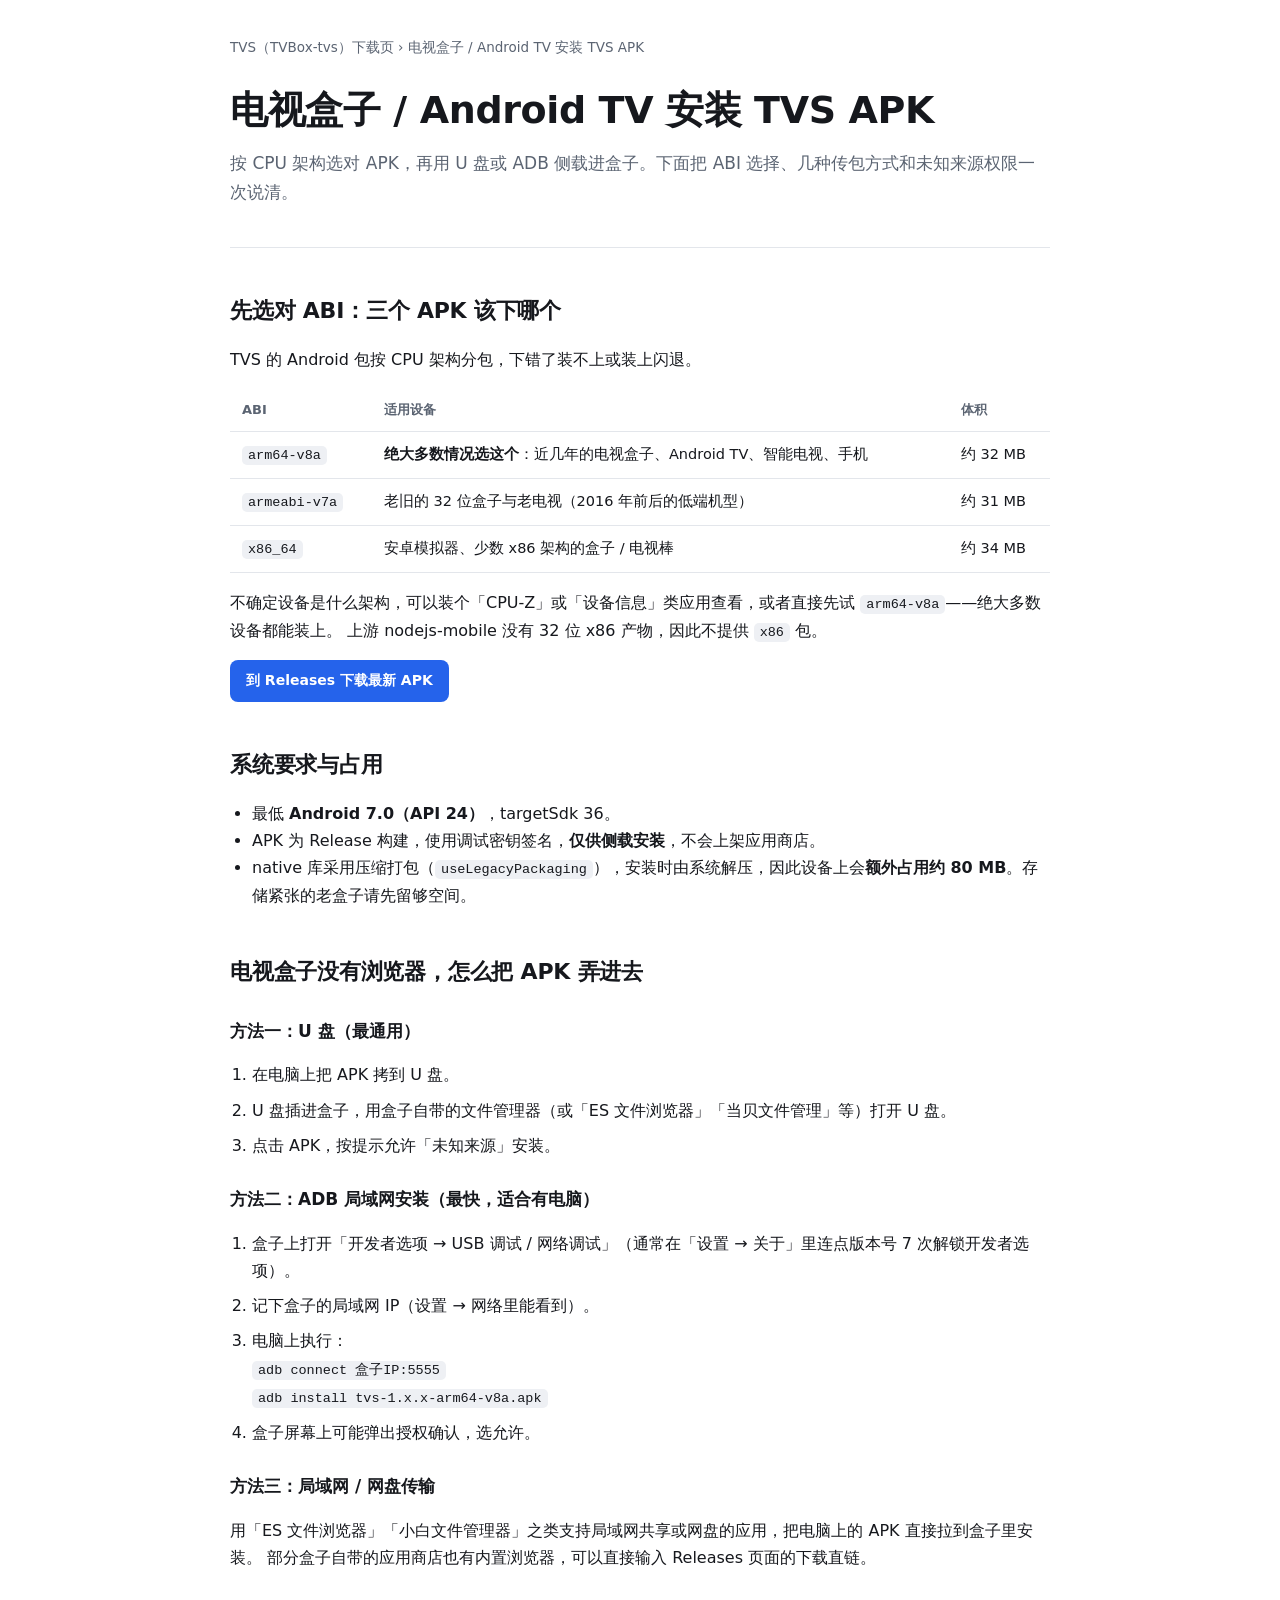
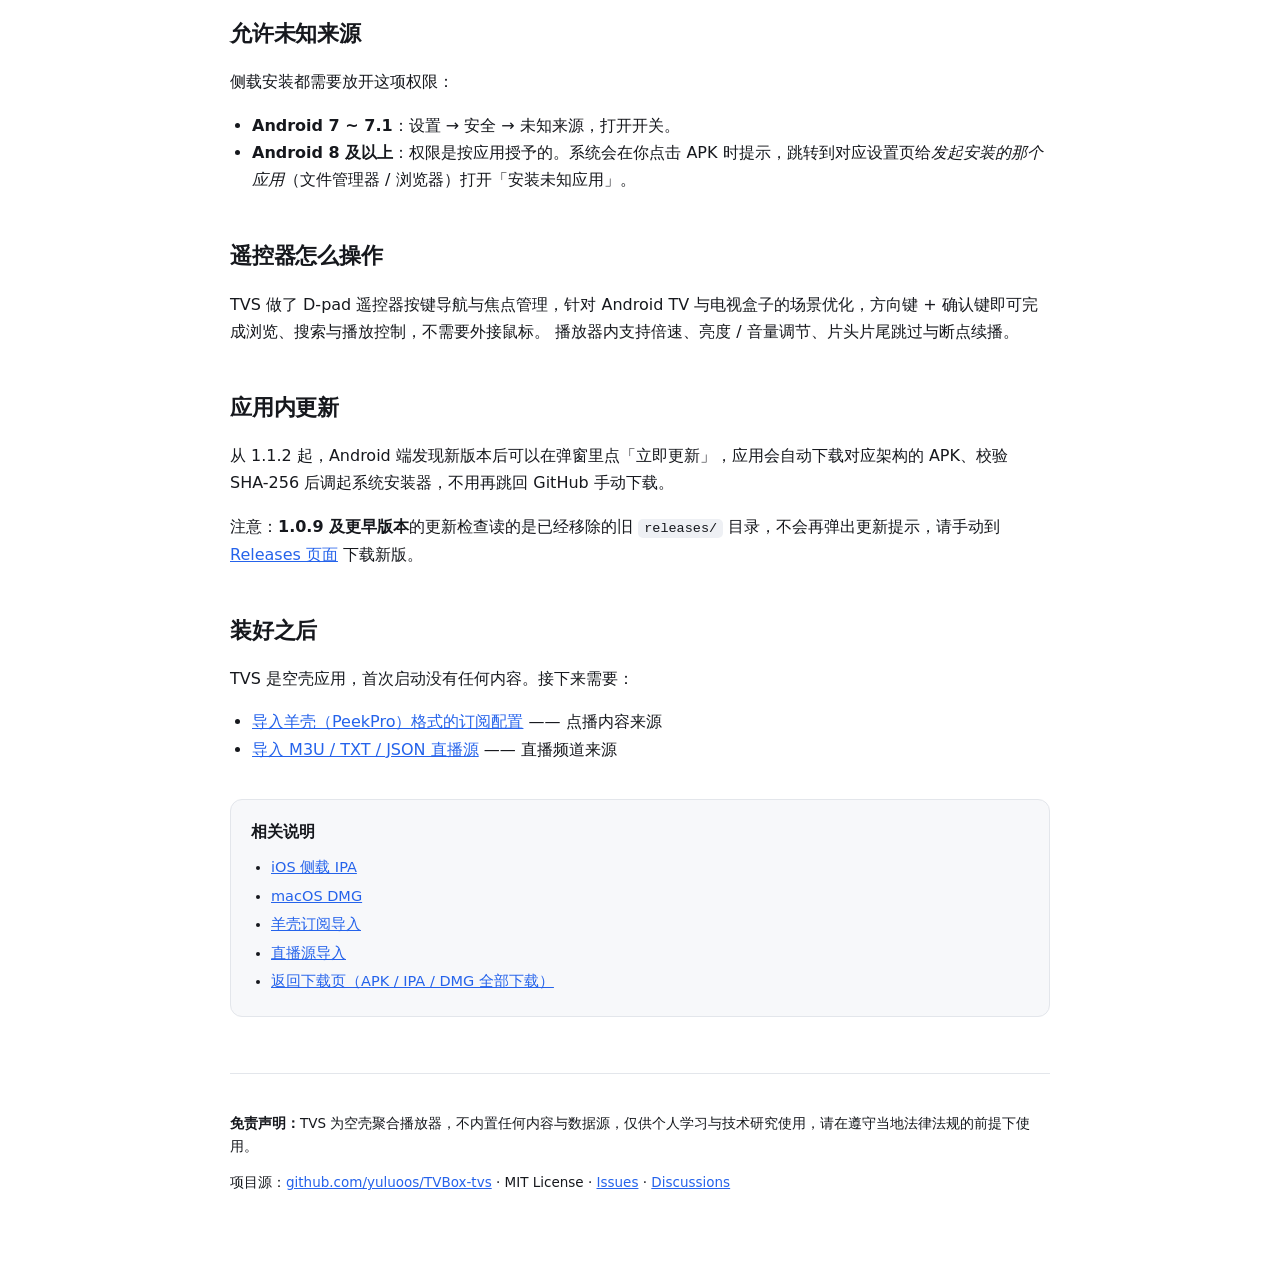
<file: docs/android-tv.html>
<!DOCTYPE html>
<html lang="zh-CN">
<head>
<meta charset="utf-8">
<meta name="viewport" content="width=device-width, initial-scale=1">
<title>电视盒子 / Android TV 安装 TVS APK：ABI 怎么选、U 盘与 ADB 侧载</title>
<meta name="description" content="TVS（TVBox-tvs）Android 版按 ABI 分包。本文说明 arm64-v8a / armeabi-v7a / x86_64 三个 APK 该下哪个，电视盒子没有浏览器时如何用 U 盘、ADB 局域网或文件管理器侧载安装，如何开启未知来源，以及遥控器 D-pad 操作与应用内更新。">
<meta name="keywords" content="电视盒子 APK,Android TV 播放器,TVBox 盒子版,ATV apk,arm64-v8a,armeabi-v7a,adb install,未知来源安装,U盘安装 APK,遥控器 D-pad,智能电视 播放器,TVBox-tvs">
<link rel="canonical" href="https://yuluoos.github.io/TVBox-tvs/android-tv.html">
<meta property="og:type" content="article">
<meta property="og:title" content="电视盒子 / Android TV 安装 TVS APK｜TVS（TVBox-tvs）">
<meta property="og:description" content="TVS（TVBox-tvs）Android 版按 ABI 分包。本文说明 arm64-v8a / armeabi-v7a / x86_64 三个 APK 该下哪个，电视盒子没有浏览器时如何用 U 盘、ADB 局域网或文件管理器侧载安装，如何开启未知来源，以及遥控器 D-pad 操作与应用内更新。">
<meta property="og:url" content="https://yuluoos.github.io/TVBox-tvs/android-tv.html">
<meta name="twitter:card" content="summary">
<link rel="stylesheet" href="style.css">
</head>
<body>
<div class="wrap">

<p class="crumb"><a href="./">TVS（TVBox-tvs）下载页</a> › 电视盒子 / Android TV 安装 TVS APK</p>

<header style="padding:14px 0 32px">
  <h1>电视盒子 / Android TV 安装 TVS APK</h1>
  <p class="lead">按 CPU 架构选对 APK，再用 U 盘或 ADB 侧载进盒子。下面把 ABI 选择、几种传包方式和未知来源权限一次说清。</p>
</header>

<h2 id="abi">先选对 ABI：三个 APK 该下哪个</h2>
<p>TVS 的 Android 包按 CPU 架构分包，下错了装不上或装上闪退。</p>
<div class="tablewrap">
<table>
<thead><tr><th>ABI</th><th>适用设备</th><th>体积</th></tr></thead>
<tbody>
<tr><td><code>arm64-v8a</code></td><td><strong>绝大多数情况选这个</strong>：近几年的电视盒子、Android TV、智能电视、手机</td><td>约 32 MB</td></tr>
<tr><td><code>armeabi-v7a</code></td><td>老旧的 32 位盒子与老电视（2016 年前后的低端机型）</td><td>约 31 MB</td></tr>
<tr><td><code>x86_64</code></td><td>安卓模拟器、少数 x86 架构的盒子 / 电视棒</td><td>约 34 MB</td></tr>
</tbody>
</table>
</div>
<p>不确定设备是什么架构，可以装个「CPU-Z」或「设备信息」类应用查看，或者直接先试 <code>arm64-v8a</code>——绝大多数设备都能装上。
上游 nodejs-mobile 没有 32 位 x86 产物，因此不提供 <code>x86</code> 包。</p>
<p><a class="btn" href="https://github.com/yuluoos/TVBox-tvs/releases/latest">到 Releases 下载最新 APK</a></p>

<h2>系统要求与占用</h2>
<ul>
  <li>最低 <strong>Android 7.0（API 24）</strong>，targetSdk 36。</li>
  <li>APK 为 Release 构建，使用调试密钥签名，<strong>仅供侧载安装</strong>，不会上架应用商店。</li>
  <li>native 库采用压缩打包（<code>useLegacyPackaging</code>），安装时由系统解压，因此设备上会<strong>额外占用约 80 MB</strong>。存储紧张的老盒子请先留够空间。</li>
</ul>

<h2>电视盒子没有浏览器，怎么把 APK 弄进去</h2>

<h3>方法一：U 盘（最通用）</h3>
<ol class="steps">
  <li>在电脑上把 APK 拷到 U 盘。</li>
  <li>U 盘插进盒子，用盒子自带的文件管理器（或「ES 文件浏览器」「当贝文件管理」等）打开 U 盘。</li>
  <li>点击 APK，按提示允许「未知来源」安装。</li>
</ol>

<h3>方法二：ADB 局域网安装（最快，适合有电脑）</h3>
<ol class="steps">
  <li>盒子上打开「开发者选项 → USB 调试 / 网络调试」（通常在「设置 → 关于」里连点版本号 7 次解锁开发者选项）。</li>
  <li>记下盒子的局域网 IP（设置 → 网络里能看到）。</li>
  <li>电脑上执行：<br>
    <code>adb connect 盒子IP:5555</code><br>
    <code>adb install tvs-1.x.x-arm64-v8a.apk</code></li>
  <li>盒子屏幕上可能弹出授权确认，选允许。</li>
</ol>

<h3>方法三：局域网 / 网盘传输</h3>
<p>用「ES 文件浏览器」「小白文件管理器」之类支持局域网共享或网盘的应用，把电脑上的 APK 直接拉到盒子里安装。
部分盒子自带的应用商店也有内置浏览器，可以直接输入 Releases 页面的下载直链。</p>

<h2>允许未知来源</h2>
<p>侧载安装都需要放开这项权限：</p>
<ul>
  <li><strong>Android 7 ~ 7.1</strong>：设置 → 安全 → 未知来源，打开开关。</li>
  <li><strong>Android 8 及以上</strong>：权限是按应用授予的。系统会在你点击 APK 时提示，跳转到对应设置页给<em>发起安装的那个应用</em>（文件管理器 / 浏览器）打开「安装未知应用」。</li>
</ul>

<h2>遥控器怎么操作</h2>
<p>TVS 做了 D-pad 遥控器按键导航与焦点管理，针对 Android TV 与电视盒子的场景优化，方向键 + 确认键即可完成浏览、搜索与播放控制，不需要外接鼠标。
播放器内支持倍速、亮度 / 音量调节、片头片尾跳过与断点续播。</p>

<h2>应用内更新</h2>
<p>从 1.1.2 起，Android 端发现新版本后可以在弹窗里点「立即更新」，应用会自动下载对应架构的 APK、校验 SHA-256 后调起系统安装器，不用再跳回 GitHub 手动下载。</p>
<p>注意：<strong>1.0.9 及更早版本</strong>的更新检查读的是已经移除的旧 <code>releases/</code> 目录，不会再弹出更新提示，请手动到 <a href="https://github.com/yuluoos/TVBox-tvs/releases">Releases 页面</a> 下载新版。</p>

<h2>装好之后</h2>
<p>TVS 是空壳应用，首次启动没有任何内容。接下来需要：</p>
<ul>
  <li><a href="peekpili.html">导入羊壳（PeekPro）格式的订阅配置</a> —— 点播内容来源</li>
  <li><a href="live.html">导入 M3U / TXT / JSON 直播源</a> —— 直播频道来源</li>
</ul>

<div class="related">
  <h2>相关说明</h2>
  <ul>
    <li><a href="ios-ipa.html">iOS 侧载 IPA</a></li>
    <li><a href="macos.html">macOS DMG</a></li>
    <li><a href="peekpili.html">羊壳订阅导入</a></li>
    <li><a href="live.html">直播源导入</a></li>
    <li><a href="./">返回下载页（APK / IPA / DMG 全部下载）</a></li>
  </ul>
</div>

<footer>
  <p><strong>免责声明：</strong>TVS 为空壳聚合播放器，不内置任何内容与数据源，仅供个人学习与技术研究使用，请在遵守当地法律法规的前提下使用。</p>
  <p>项目源：<a href="https://github.com/yuluoos/TVBox-tvs">github.com/yuluoos/TVBox-tvs</a> · MIT License · <a href="https://github.com/yuluoos/TVBox-tvs/issues">Issues</a> · <a href="https://github.com/yuluoos/TVBox-tvs/discussions">Discussions</a></p>
</footer>

</div>

<script type="application/ld+json">
{
  "@context": "https://schema.org",
  "@type": "BreadcrumbList",
  "itemListElement": [
    {
      "@type": "ListItem",
      "position": 1,
      "name": "TVS 下载页",
      "item": "https://yuluoos.github.io/TVBox-tvs/"
    },
    {
      "@type": "ListItem",
      "position": 2,
      "name": "电视盒子 / Android TV 安装 TVS APK",
      "item": "https://yuluoos.github.io/TVBox-tvs/android-tv.html"
    }
  ]
}
</script>
<script type="application/ld+json">
{
  "@context": "https://schema.org",
  "@type": "FAQPage",
  "mainEntity": [
    {
      "@type": "Question",
      "name": "电视盒子该下哪个 APK？",
      "acceptedAnswer": {
        "@type": "Answer",
        "text": "绝大多数电视盒子、Android TV 设备和智能电视选 arm64-v8a；2016 年前后的老旧 32 位设备选 armeabi-v7a；安卓模拟器或少数 x86 架构的盒子选 x86_64。上游 nodejs-mobile 没有 32 位 x86 产物，因此不提供 x86 包。"
      }
    },
    {
      "@type": "Question",
      "name": "电视盒子没有浏览器，怎么安装 APK？",
      "acceptedAnswer": {
        "@type": "Answer",
        "text": "三种常见方式：一是把 APK 拷到 U 盘，插进盒子后用文件管理器点击安装；二是开启盒子的网络调试后，在电脑上执行 adb connect 盒子IP:5555 再 adb install；三是用 ES 文件浏览器一类支持局域网共享或网盘的应用把 APK 传进盒子。"
      }
    },
    {
      "@type": "Question",
      "name": "安装时提示未知来源被阻止怎么办？",
      "acceptedAnswer": {
        "@type": "Answer",
        "text": "Android 7 及以下在 设置 → 安全 → 未知来源 打开总开关。Android 8 及以上是按应用授权的，系统会在点击 APK 时提示，跳转后给发起安装的那个应用（文件管理器或浏览器）打开「安装未知应用」权限即可。"
      }
    },
    {
      "@type": "Question",
      "name": "TVS 最低支持哪个 Android 版本？",
      "acceptedAnswer": {
        "@type": "Answer",
        "text": "最低 Android 7.0（API 24），targetSdk 36。APK 为 Release 构建但使用调试密钥签名，仅供侧载安装。"
      }
    },
    {
      "@type": "Question",
      "name": "为什么装完占用的空间比 APK 大很多？",
      "acceptedAnswer": {
        "@type": "Answer",
        "text": "native 库采用压缩打包（useLegacyPackaging），安装时由系统解压到设备上，因此除 APK 本身外还会额外占用约 80 MB。"
      }
    },
    {
      "@type": "Question",
      "name": "TVS 支持遥控器操作吗？",
      "acceptedAnswer": {
        "@type": "Answer",
        "text": "支持。TVS 做了 D-pad 遥控器按键导航与焦点管理，针对 Android TV 和电视盒子场景优化，用方向键加确认键即可完成浏览、搜索与播放控制。"
      }
    },
    {
      "@type": "Question",
      "name": "Android 端可以在应用内直接升级吗？",
      "acceptedAnswer": {
        "@type": "Answer",
        "text": "可以。1.1.2 版本起，发现新版后可在弹窗点「立即更新」，应用会自动下载对应架构的 APK、校验 SHA-256 后调起系统安装器。但 1.0.9 及更早版本的更新检查指向已移除的旧目录，需要手动到 Releases 页面下载。"
      }
    }
  ]
}
</script>
</body>
</html>
</file>
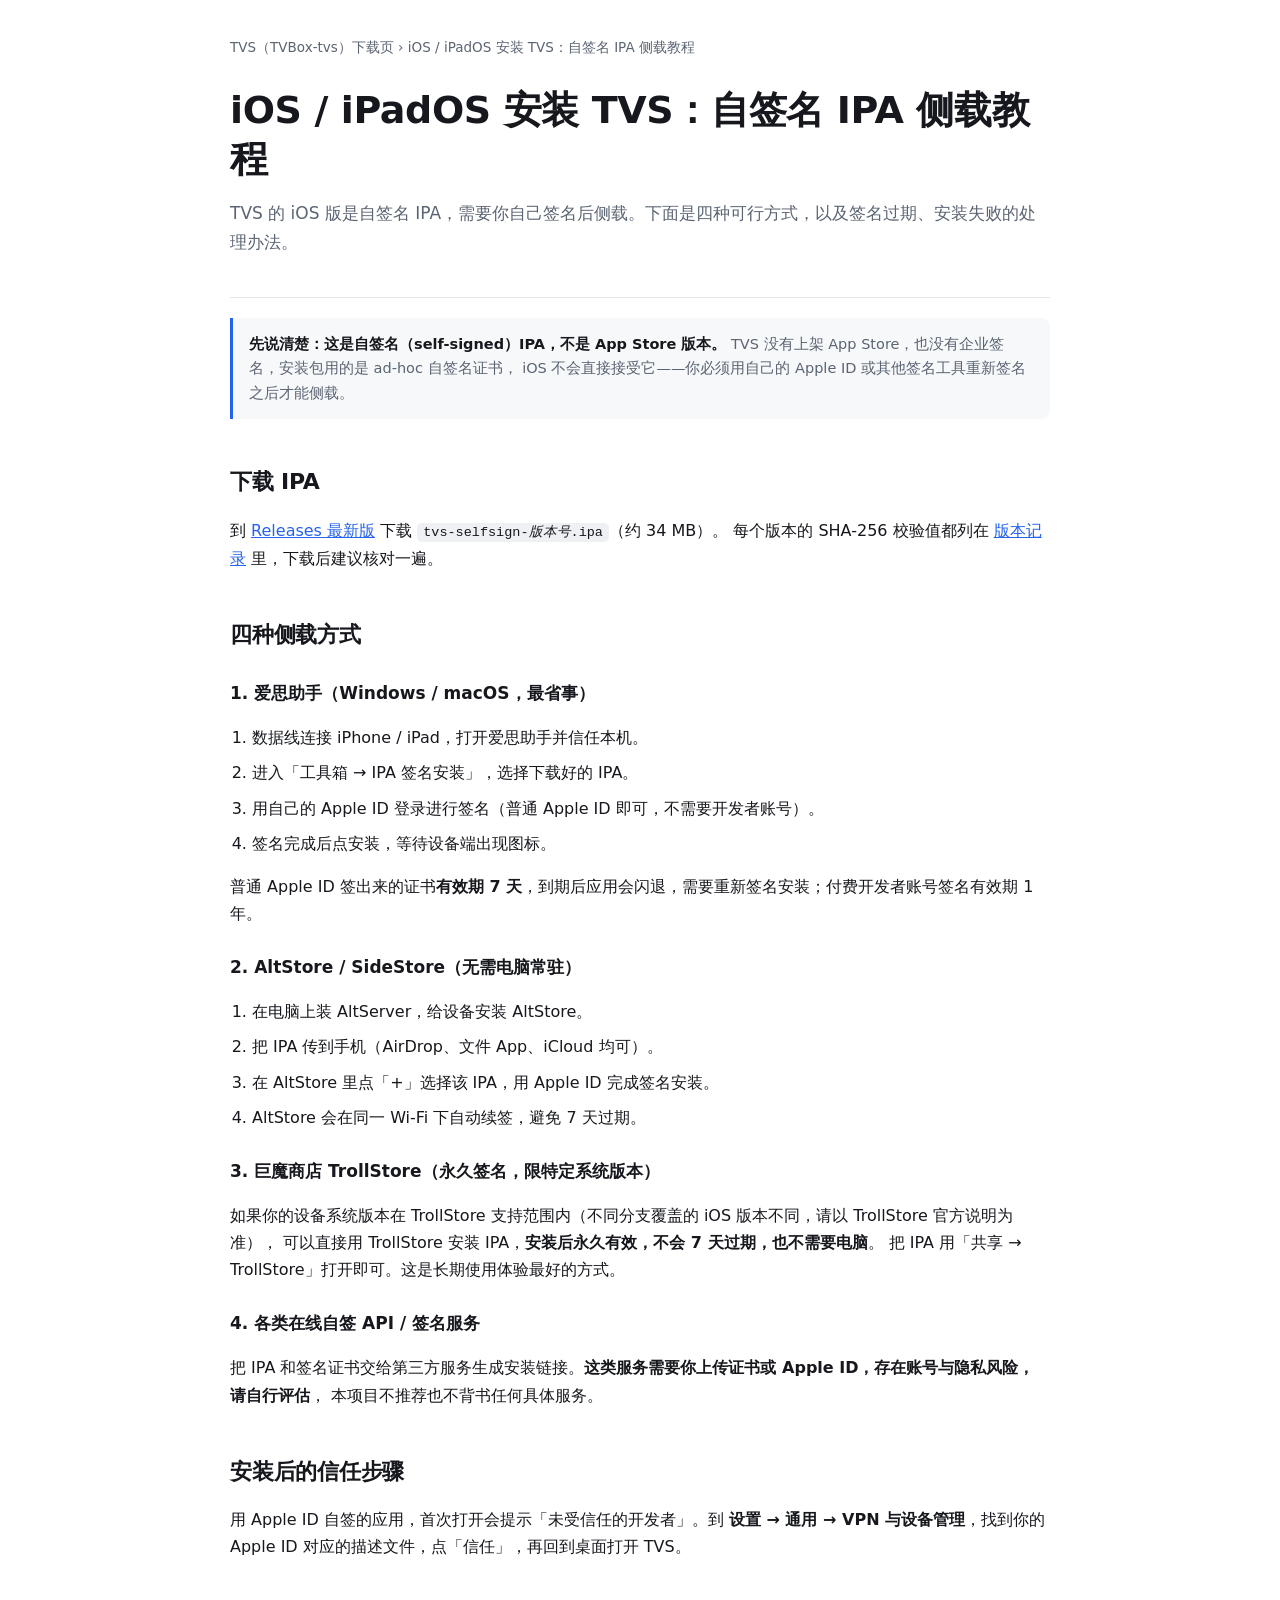
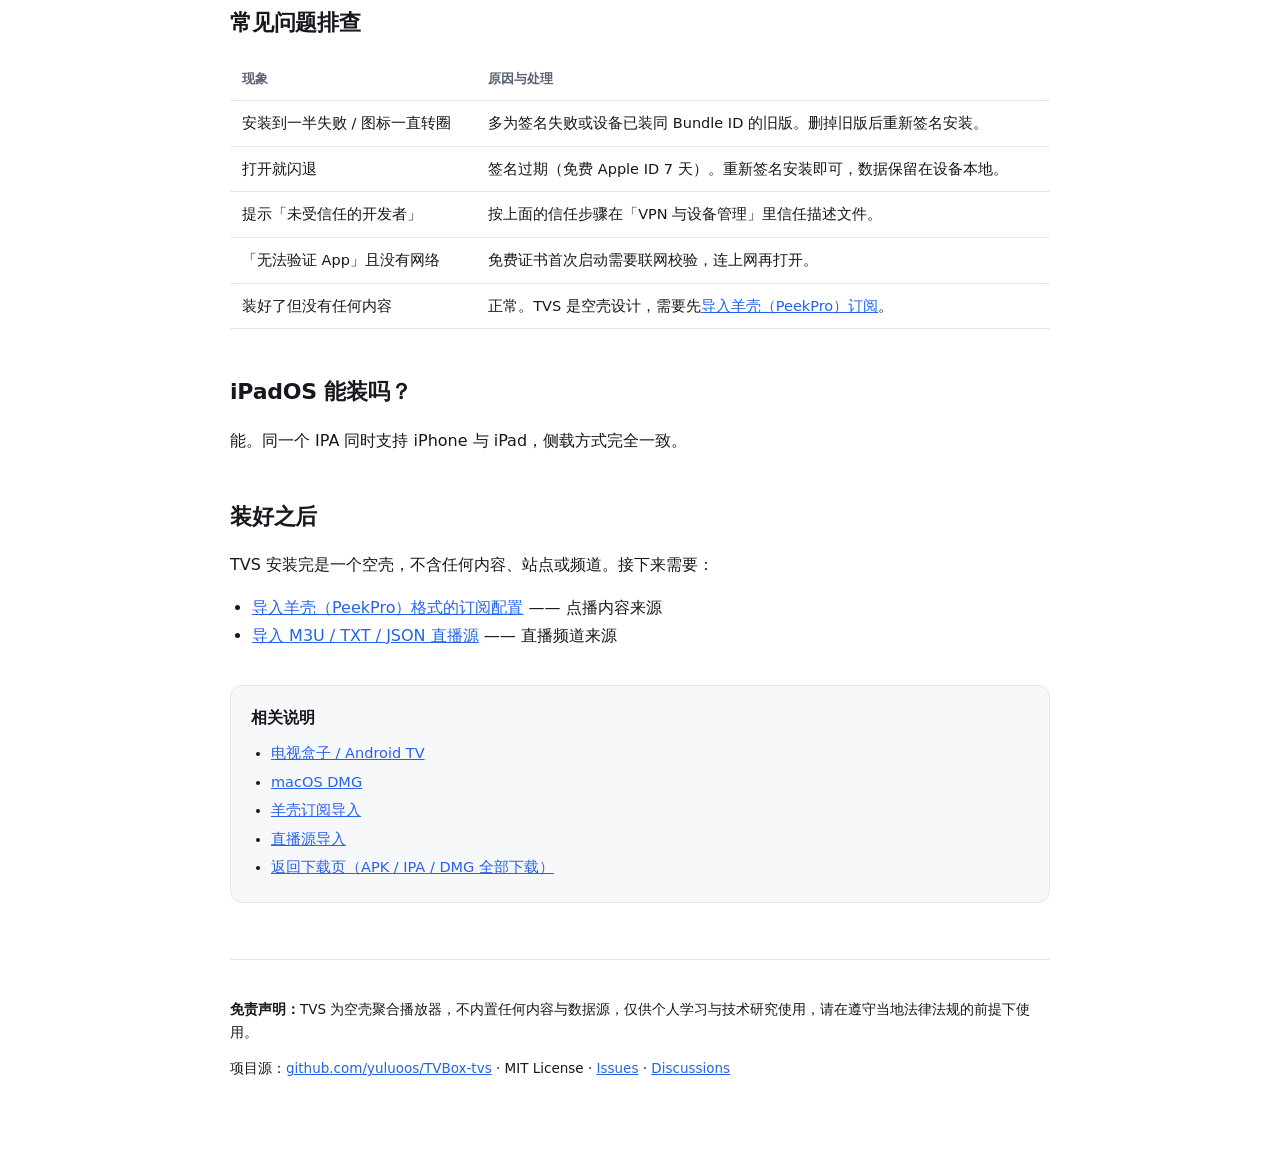
<file: docs/ios-ipa.html>
<!DOCTYPE html>
<html lang="zh-CN">
<head>
<meta charset="utf-8">
<meta name="viewport" content="width=device-width, initial-scale=1">
<title>TVBox iOS 版怎么装？TVS 自签名 IPA 侧载教程（爱思 / AltStore / 巨魔）</title>
<meta name="description" content="TVS（TVBox-tvs）iOS / iPadOS 版为自签名 IPA，需自行签名侧载。本文说明爱思助手、AltStore、TrollStore 巨魔商店与自签 API 四种安装方式、7 天签名过期的处理，以及「未受信任的开发者」「安装失败」等常见报错的排查。">
<meta name="keywords" content="TVBox iOS,TVBox IPA,TVS IPA,自签名 IPA,iOS 侧载,爱思助手 签名,AltStore,SideStore,TrollStore,巨魔商店,自签 API,iPadOS 播放器,TVBox-tvs">
<link rel="canonical" href="https://yuluoos.github.io/TVBox-tvs/ios-ipa.html">
<meta property="og:type" content="article">
<meta property="og:title" content="iOS / iPadOS 安装 TVS：自签名 IPA 侧载教程｜TVS（TVBox-tvs）">
<meta property="og:description" content="TVS（TVBox-tvs）iOS / iPadOS 版为自签名 IPA，需自行签名侧载。本文说明爱思助手、AltStore、TrollStore 巨魔商店与自签 API 四种安装方式、7 天签名过期的处理，以及「未受信任的开发者」「安装失败」等常见报错的排查。">
<meta property="og:url" content="https://yuluoos.github.io/TVBox-tvs/ios-ipa.html">
<meta name="twitter:card" content="summary">
<link rel="stylesheet" href="style.css">
</head>
<body>
<div class="wrap">

<p class="crumb"><a href="./">TVS（TVBox-tvs）下载页</a> › iOS / iPadOS 安装 TVS：自签名 IPA 侧载教程</p>

<header style="padding:14px 0 32px">
  <h1>iOS / iPadOS 安装 TVS：自签名 IPA 侧载教程</h1>
  <p class="lead">TVS 的 iOS 版是自签名 IPA，需要你自己签名后侧载。下面是四种可行方式，以及签名过期、安装失败的处理办法。</p>
</header>

<div class="note">
  <strong>先说清楚：这是自签名（self-signed）IPA，不是 App Store 版本。</strong>
  TVS 没有上架 App Store，也没有企业签名，安装包用的是 ad-hoc 自签名证书，
  iOS 不会直接接受它——你必须用自己的 Apple ID 或其他签名工具重新签名之后才能侧载。
</div>

<h2 id="download">下载 IPA</h2>
<p>到 <a href="https://github.com/yuluoos/TVBox-tvs/releases/latest">Releases 最新版</a> 下载 <code>tvs-selfsign-<i>版本号</i>.ipa</code>（约 34 MB）。
每个版本的 SHA-256 校验值都列在 <a href="https://github.com/yuluoos/TVBox-tvs#版本记录">版本记录</a> 里，下载后建议核对一遍。</p>

<h2>四种侧载方式</h2>

<h3>1. 爱思助手（Windows / macOS，最省事）</h3>
<ol class="steps">
  <li>数据线连接 iPhone / iPad，打开爱思助手并信任本机。</li>
  <li>进入「工具箱 → IPA 签名安装」，选择下载好的 IPA。</li>
  <li>用自己的 Apple ID 登录进行签名（普通 Apple ID 即可，不需要开发者账号）。</li>
  <li>签名完成后点安装，等待设备端出现图标。</li>
</ol>
<p>普通 Apple ID 签出来的证书<strong>有效期 7 天</strong>，到期后应用会闪退，需要重新签名安装；付费开发者账号签名有效期 1 年。</p>

<h3>2. AltStore / SideStore（无需电脑常驻）</h3>
<ol class="steps">
  <li>在电脑上装 AltServer，给设备安装 AltStore。</li>
  <li>把 IPA 传到手机（AirDrop、文件 App、iCloud 均可）。</li>
  <li>在 AltStore 里点「+」选择该 IPA，用 Apple ID 完成签名安装。</li>
  <li>AltStore 会在同一 Wi-Fi 下自动续签，避免 7 天过期。</li>
</ol>

<h3>3. 巨魔商店 TrollStore（永久签名，限特定系统版本）</h3>
<p>如果你的设备系统版本在 TrollStore 支持范围内（不同分支覆盖的 iOS 版本不同，请以 TrollStore 官方说明为准），
可以直接用 TrollStore 安装 IPA，<strong>安装后永久有效，不会 7 天过期，也不需要电脑</strong>。
把 IPA 用「共享 → TrollStore」打开即可。这是长期使用体验最好的方式。</p>

<h3>4. 各类在线自签 API / 签名服务</h3>
<p>把 IPA 和签名证书交给第三方服务生成安装链接。<strong>这类服务需要你上传证书或 Apple ID，存在账号与隐私风险，请自行评估</strong>，
本项目不推荐也不背书任何具体服务。</p>

<h2>安装后的信任步骤</h2>
<p>用 Apple ID 自签的应用，首次打开会提示「未受信任的开发者」。到
<strong>设置 → 通用 → VPN 与设备管理</strong>，找到你的 Apple ID 对应的描述文件，点「信任」，再回到桌面打开 TVS。</p>

<h2>常见问题排查</h2>
<div class="tablewrap">
<table>
<thead><tr><th>现象</th><th>原因与处理</th></tr></thead>
<tbody>
<tr><td>安装到一半失败 / 图标一直转圈</td><td>多为签名失败或设备已装同 Bundle ID 的旧版。删掉旧版后重新签名安装。</td></tr>
<tr><td>打开就闪退</td><td>签名过期（免费 Apple ID 7 天）。重新签名安装即可，数据保留在设备本地。</td></tr>
<tr><td>提示「未受信任的开发者」</td><td>按上面的信任步骤在「VPN 与设备管理」里信任描述文件。</td></tr>
<tr><td>「无法验证 App」且没有网络</td><td>免费证书首次启动需要联网校验，连上网再打开。</td></tr>
<tr><td>装好了但没有任何内容</td><td>正常。TVS 是空壳设计，需要先<a href="peekpili.html">导入羊壳（PeekPro）订阅</a>。</td></tr>
</tbody>
</table>
</div>

<h2>iPadOS 能装吗？</h2>
<p>能。同一个 IPA 同时支持 iPhone 与 iPad，侧载方式完全一致。</p>

<h2>装好之后</h2>
<p>TVS 安装完是一个空壳，不含任何内容、站点或频道。接下来需要：</p>
<ul>
  <li><a href="peekpili.html">导入羊壳（PeekPro）格式的订阅配置</a> —— 点播内容来源</li>
  <li><a href="live.html">导入 M3U / TXT / JSON 直播源</a> —— 直播频道来源</li>
</ul>

<div class="related">
  <h2>相关说明</h2>
  <ul>
    <li><a href="android-tv.html">电视盒子 / Android TV</a></li>
    <li><a href="macos.html">macOS DMG</a></li>
    <li><a href="peekpili.html">羊壳订阅导入</a></li>
    <li><a href="live.html">直播源导入</a></li>
    <li><a href="./">返回下载页（APK / IPA / DMG 全部下载）</a></li>
  </ul>
</div>

<footer>
  <p><strong>免责声明：</strong>TVS 为空壳聚合播放器，不内置任何内容与数据源，仅供个人学习与技术研究使用，请在遵守当地法律法规的前提下使用。</p>
  <p>项目源：<a href="https://github.com/yuluoos/TVBox-tvs">github.com/yuluoos/TVBox-tvs</a> · MIT License · <a href="https://github.com/yuluoos/TVBox-tvs/issues">Issues</a> · <a href="https://github.com/yuluoos/TVBox-tvs/discussions">Discussions</a></p>
</footer>

</div>

<script type="application/ld+json">
{
  "@context": "https://schema.org",
  "@type": "BreadcrumbList",
  "itemListElement": [
    {
      "@type": "ListItem",
      "position": 1,
      "name": "TVS 下载页",
      "item": "https://yuluoos.github.io/TVBox-tvs/"
    },
    {
      "@type": "ListItem",
      "position": 2,
      "name": "iOS / iPadOS 安装 TVS：自签名 IPA 侧载教程",
      "item": "https://yuluoos.github.io/TVBox-tvs/ios-ipa.html"
    }
  ]
}
</script>
<script type="application/ld+json">
{
  "@context": "https://schema.org",
  "@type": "FAQPage",
  "mainEntity": [
    {
      "@type": "Question",
      "name": "TVS 的 iOS 版为什么不能直接安装？",
      "acceptedAnswer": {
        "@type": "Answer",
        "text": "TVS 没有上架 App Store，发布的是 ad-hoc 自签名 IPA。iOS 不接受未经受信任证书签名的安装包，因此必须先用你自己的 Apple ID 或 TrollStore 等工具重新签名，再侧载安装。"
      }
    },
    {
      "@type": "Question",
      "name": "自签名 IPA 装好后为什么过几天就闪退？",
      "acceptedAnswer": {
        "@type": "Answer",
        "text": "用免费 Apple ID 签名的证书有效期只有 7 天，到期后应用会启动即闪退。重新签名安装即可，本地数据不会丢失。付费开发者账号签名有效期为 1 年，AltStore 可以在同一 Wi-Fi 下自动续签，TrollStore 安装则永久有效。"
      }
    },
    {
      "@type": "Question",
      "name": "用巨魔商店 TrollStore 装 TVS 有什么好处？",
      "acceptedAnswer": {
        "@type": "Answer",
        "text": "TrollStore 安装的应用不受 7 天签名限制，永久有效，也不需要电脑参与。前提是设备系统版本在 TrollStore 支持范围内，具体覆盖的 iOS 版本以 TrollStore 官方说明为准。"
      }
    },
    {
      "@type": "Question",
      "name": "提示「未受信任的开发者」怎么办？",
      "acceptedAnswer": {
        "@type": "Answer",
        "text": "打开 设置 → 通用 → VPN 与设备管理，找到你签名所用 Apple ID 对应的描述文件，点击「信任」，然后回到桌面重新打开 TVS。"
      }
    },
    {
      "@type": "Question",
      "name": "iPad 能装 TVS 吗？",
      "acceptedAnswer": {
        "@type": "Answer",
        "text": "能。同一个 IPA 同时支持 iPhone 和 iPad，iPadOS 的侧载方式与 iPhone 完全一致。"
      }
    },
    {
      "@type": "Question",
      "name": "装好 TVS 后为什么一个内容都没有？",
      "acceptedAnswer": {
        "@type": "Answer",
        "text": "这是空壳设计，属于正常现象。应用本体不内置任何内容、站点或频道，需要先在「订阅」页导入羊壳（PeekPro）格式的订阅配置，直播则需要另外导入 M3U / TXT / JSON 直播源。"
      }
    }
  ]
}
</script>
</body>
</html>
</file>
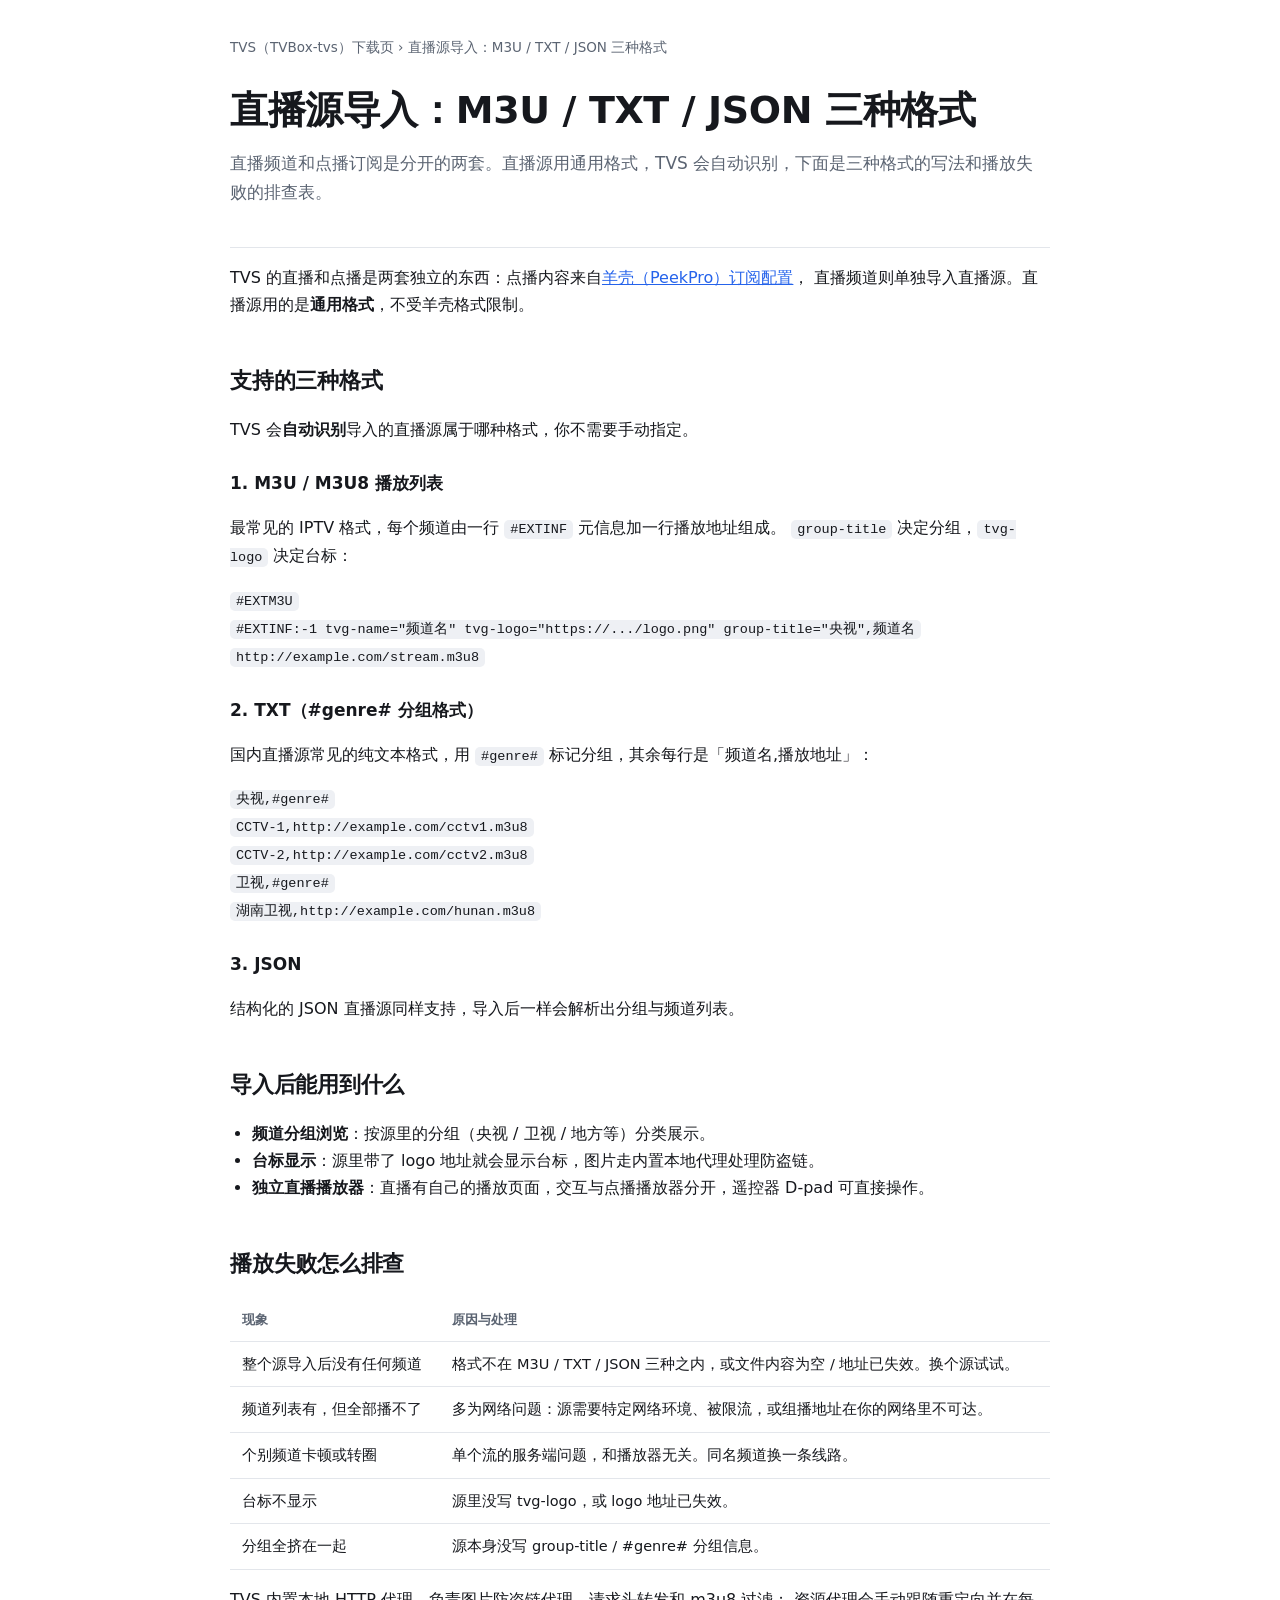
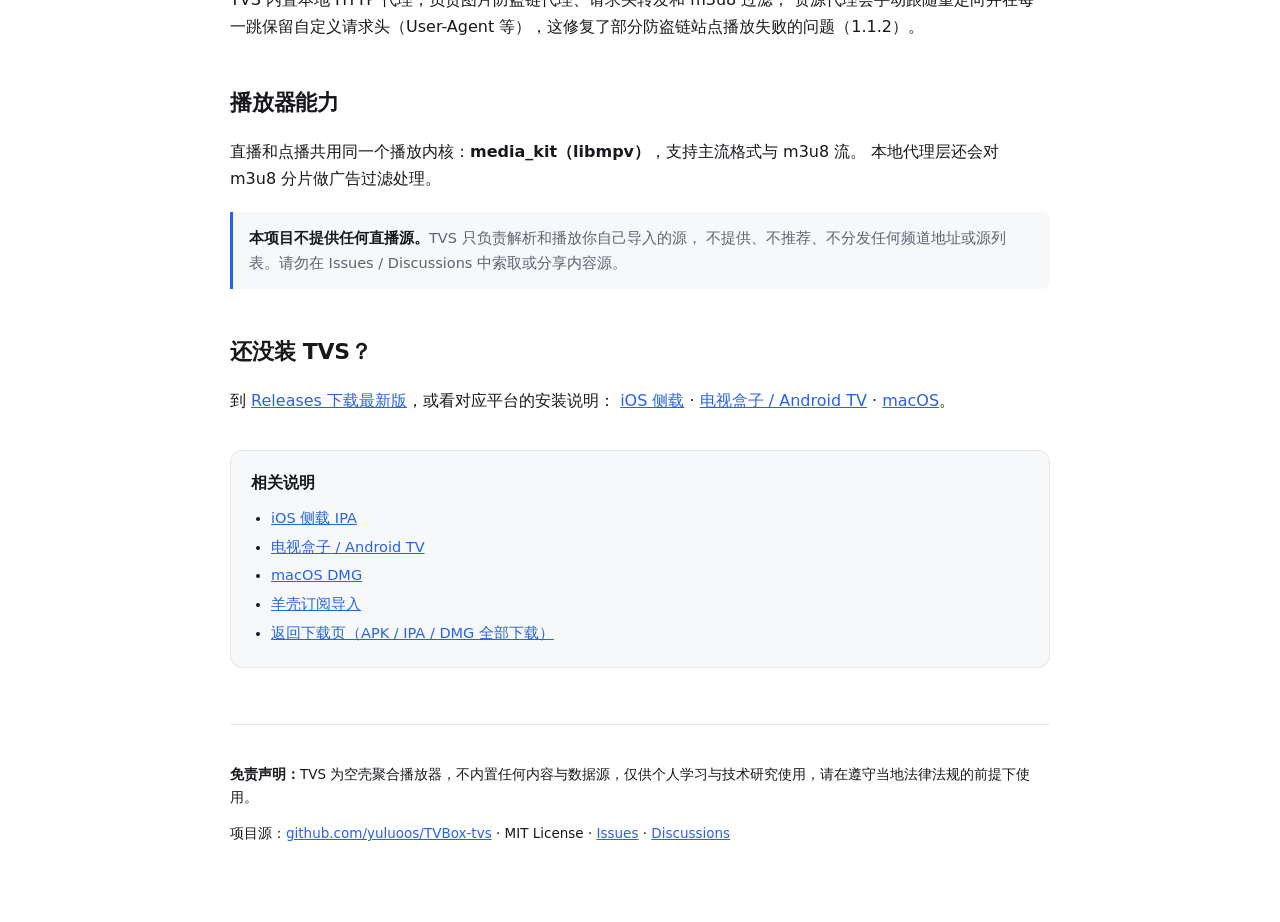
<file: docs/live.html>
<!DOCTYPE html>
<html lang="zh-CN">
<head>
<meta charset="utf-8">
<meta name="viewport" content="width=device-width, initial-scale=1">
<title>TVS 直播源怎么导入？M3U / TXT（#genre#）/ JSON 三种格式说明</title>
<meta name="description" content="TVS（TVBox-tvs）的直播频道需自行导入直播源，自动识别 M3U / M3U8、TXT（#genre# 分组）与 JSON 三种通用格式。本文给出三种格式的写法示例，说明频道分组、台标显示与独立直播播放器，以及频道播放失败、台标不显示的排查方法。">
<meta name="keywords" content="直播源导入,M3U 播放器,m3u8,TXT genre 直播源,JSON 直播源,IPTV 播放器,直播源 格式,频道分组,台标 tvg-logo,libmpv,media_kit,TVBox-tvs">
<link rel="canonical" href="https://yuluoos.github.io/TVBox-tvs/live.html">
<meta property="og:type" content="article">
<meta property="og:title" content="直播源导入：M3U / TXT / JSON 三种格式｜TVS（TVBox-tvs）">
<meta property="og:description" content="TVS（TVBox-tvs）的直播频道需自行导入直播源，自动识别 M3U / M3U8、TXT（#genre# 分组）与 JSON 三种通用格式。本文给出三种格式的写法示例，说明频道分组、台标显示与独立直播播放器，以及频道播放失败、台标不显示的排查方法。">
<meta property="og:url" content="https://yuluoos.github.io/TVBox-tvs/live.html">
<meta name="twitter:card" content="summary">
<link rel="stylesheet" href="style.css">
</head>
<body>
<div class="wrap">

<p class="crumb"><a href="./">TVS（TVBox-tvs）下载页</a> › 直播源导入：M3U / TXT / JSON 三种格式</p>

<header style="padding:14px 0 32px">
  <h1>直播源导入：M3U / TXT / JSON 三种格式</h1>
  <p class="lead">直播频道和点播订阅是分开的两套。直播源用通用格式，TVS 会自动识别，下面是三种格式的写法和播放失败的排查表。</p>
</header>

<p>TVS 的直播和点播是两套独立的东西：点播内容来自<a href="peekpili.html">羊壳（PeekPro）订阅配置</a>，
直播频道则单独导入直播源。直播源用的是<strong>通用格式</strong>，不受羊壳格式限制。</p>

<h2 id="formats">支持的三种格式</h2>
<p>TVS 会<strong>自动识别</strong>导入的直播源属于哪种格式，你不需要手动指定。</p>

<h3>1. M3U / M3U8 播放列表</h3>
<p>最常见的 IPTV 格式，每个频道由一行 <code>#EXTINF</code> 元信息加一行播放地址组成。
<code>group-title</code> 决定分组，<code>tvg-logo</code> 决定台标：</p>
<p><code>#EXTM3U</code><br>
<code>#EXTINF:-1 tvg-name="频道名" tvg-logo="https://.../logo.png" group-title="央视",频道名</code><br>
<code>http://example.com/stream.m3u8</code></p>

<h3>2. TXT（#genre# 分组格式）</h3>
<p>国内直播源常见的纯文本格式，用 <code>#genre#</code> 标记分组，其余每行是「频道名,播放地址」：</p>
<p><code>央视,#genre#</code><br>
<code>CCTV-1,http://example.com/cctv1.m3u8</code><br>
<code>CCTV-2,http://example.com/cctv2.m3u8</code><br>
<code>卫视,#genre#</code><br>
<code>湖南卫视,http://example.com/hunan.m3u8</code></p>

<h3>3. JSON</h3>
<p>结构化的 JSON 直播源同样支持，导入后一样会解析出分组与频道列表。</p>

<h2>导入后能用到什么</h2>
<ul>
  <li><strong>频道分组浏览</strong>：按源里的分组（央视 / 卫视 / 地方等）分类展示。</li>
  <li><strong>台标显示</strong>：源里带了 logo 地址就会显示台标，图片走内置本地代理处理防盗链。</li>
  <li><strong>独立直播播放器</strong>：直播有自己的播放页面，交互与点播播放器分开，遥控器 D-pad 可直接操作。</li>
</ul>

<h2>播放失败怎么排查</h2>
<div class="tablewrap">
<table>
<thead><tr><th>现象</th><th>原因与处理</th></tr></thead>
<tbody>
<tr><td>整个源导入后没有任何频道</td><td>格式不在 M3U / TXT / JSON 三种之内，或文件内容为空 / 地址已失效。换个源试试。</td></tr>
<tr><td>频道列表有，但全部播不了</td><td>多为网络问题：源需要特定网络环境、被限流，或组播地址在你的网络里不可达。</td></tr>
<tr><td>个别频道卡顿或转圈</td><td>单个流的服务端问题，和播放器无关。同名频道换一条线路。</td></tr>
<tr><td>台标不显示</td><td>源里没写 tvg-logo，或 logo 地址已失效。</td></tr>
<tr><td>分组全挤在一起</td><td>源本身没写 group-title / #genre# 分组信息。</td></tr>
</tbody>
</table>
</div>
<p>TVS 内置本地 HTTP 代理，负责图片防盗链代理、请求头转发和 m3u8 过滤；
资源代理会手动跟随重定向并在每一跳保留自定义请求头（User-Agent 等），这修复了部分防盗链站点播放失败的问题（1.1.2）。</p>

<h2>播放器能力</h2>
<p>直播和点播共用同一个播放内核：<strong>media_kit（libmpv）</strong>，支持主流格式与 m3u8 流。
本地代理层还会对 m3u8 分片做广告过滤处理。</p>

<div class="note">
  <strong>本项目不提供任何直播源。</strong>TVS 只负责解析和播放你自己导入的源，
  不提供、不推荐、不分发任何频道地址或源列表。请勿在 Issues / Discussions 中索取或分享内容源。
</div>

<h2>还没装 TVS？</h2>
<p>到 <a href="https://github.com/yuluoos/TVBox-tvs/releases/latest">Releases 下载最新版</a>，或看对应平台的安装说明：
<a href="ios-ipa.html">iOS 侧载</a> · <a href="android-tv.html">电视盒子 / Android TV</a> · <a href="macos.html">macOS</a>。</p>

<div class="related">
  <h2>相关说明</h2>
  <ul>
    <li><a href="ios-ipa.html">iOS 侧载 IPA</a></li>
    <li><a href="android-tv.html">电视盒子 / Android TV</a></li>
    <li><a href="macos.html">macOS DMG</a></li>
    <li><a href="peekpili.html">羊壳订阅导入</a></li>
    <li><a href="./">返回下载页（APK / IPA / DMG 全部下载）</a></li>
  </ul>
</div>

<footer>
  <p><strong>免责声明：</strong>TVS 为空壳聚合播放器，不内置任何内容与数据源，仅供个人学习与技术研究使用，请在遵守当地法律法规的前提下使用。</p>
  <p>项目源：<a href="https://github.com/yuluoos/TVBox-tvs">github.com/yuluoos/TVBox-tvs</a> · MIT License · <a href="https://github.com/yuluoos/TVBox-tvs/issues">Issues</a> · <a href="https://github.com/yuluoos/TVBox-tvs/discussions">Discussions</a></p>
</footer>

</div>

<script type="application/ld+json">
{
  "@context": "https://schema.org",
  "@type": "BreadcrumbList",
  "itemListElement": [
    {
      "@type": "ListItem",
      "position": 1,
      "name": "TVS 下载页",
      "item": "https://yuluoos.github.io/TVBox-tvs/"
    },
    {
      "@type": "ListItem",
      "position": 2,
      "name": "直播源导入：M3U / TXT / JSON 三种格式",
      "item": "https://yuluoos.github.io/TVBox-tvs/live.html"
    }
  ]
}
</script>
<script type="application/ld+json">
{
  "@context": "https://schema.org",
  "@type": "FAQPage",
  "mainEntity": [
    {
      "@type": "Question",
      "name": "TVS 支持哪些直播源格式？",
      "acceptedAnswer": {
        "@type": "Answer",
        "text": "支持三种通用格式并自动识别：M3U / M3U8 播放列表、TXT（用 #genre# 标记分组的纯文本格式）、以及 JSON 直播源。导入时不需要手动指定格式。"
      }
    },
    {
      "@type": "Question",
      "name": "直播源和羊壳订阅是一回事吗？",
      "acceptedAnswer": {
        "@type": "Answer",
        "text": "不是。点播内容来自羊壳（PeekPro）格式的订阅配置，直播频道则单独导入直播源，用的是 M3U / TXT / JSON 通用格式，不受羊壳格式限制。"
      }
    },
    {
      "@type": "Question",
      "name": "TXT 格式的直播源怎么写？",
      "acceptedAnswer": {
        "@type": "Answer",
        "text": "每个分组用一行「分组名,#genre#」标记，后面每行是「频道名,播放地址」。例如先写 央视,#genre# 再依次写 CCTV-1,http://... 这样的频道行。"
      }
    },
    {
      "@type": "Question",
      "name": "频道台标为什么不显示？",
      "acceptedAnswer": {
        "@type": "Answer",
        "text": "通常是源里没有写 tvg-logo 字段，或者 logo 图片地址已经失效。TVS 会通过内置本地代理加载台标以处理防盗链。"
      }
    },
    {
      "@type": "Question",
      "name": "频道列表能加载但所有频道都播不了，是什么原因？",
      "acceptedAnswer": {
        "@type": "Answer",
        "text": "多数是网络层面的问题：源要求特定网络环境、服务端限流，或组播地址在当前网络不可达。个别频道卡顿则是单条流的服务端问题，可以换一条线路。"
      }
    },
    {
      "@type": "Question",
      "name": "TVS 提供直播源吗？",
      "acceptedAnswer": {
        "@type": "Answer",
        "text": "不提供。TVS 只负责解析和播放用户自行导入的源，不提供、不推荐、不分发任何频道地址或源列表。"
      }
    }
  ]
}
</script>
</body>
</html>
</file>
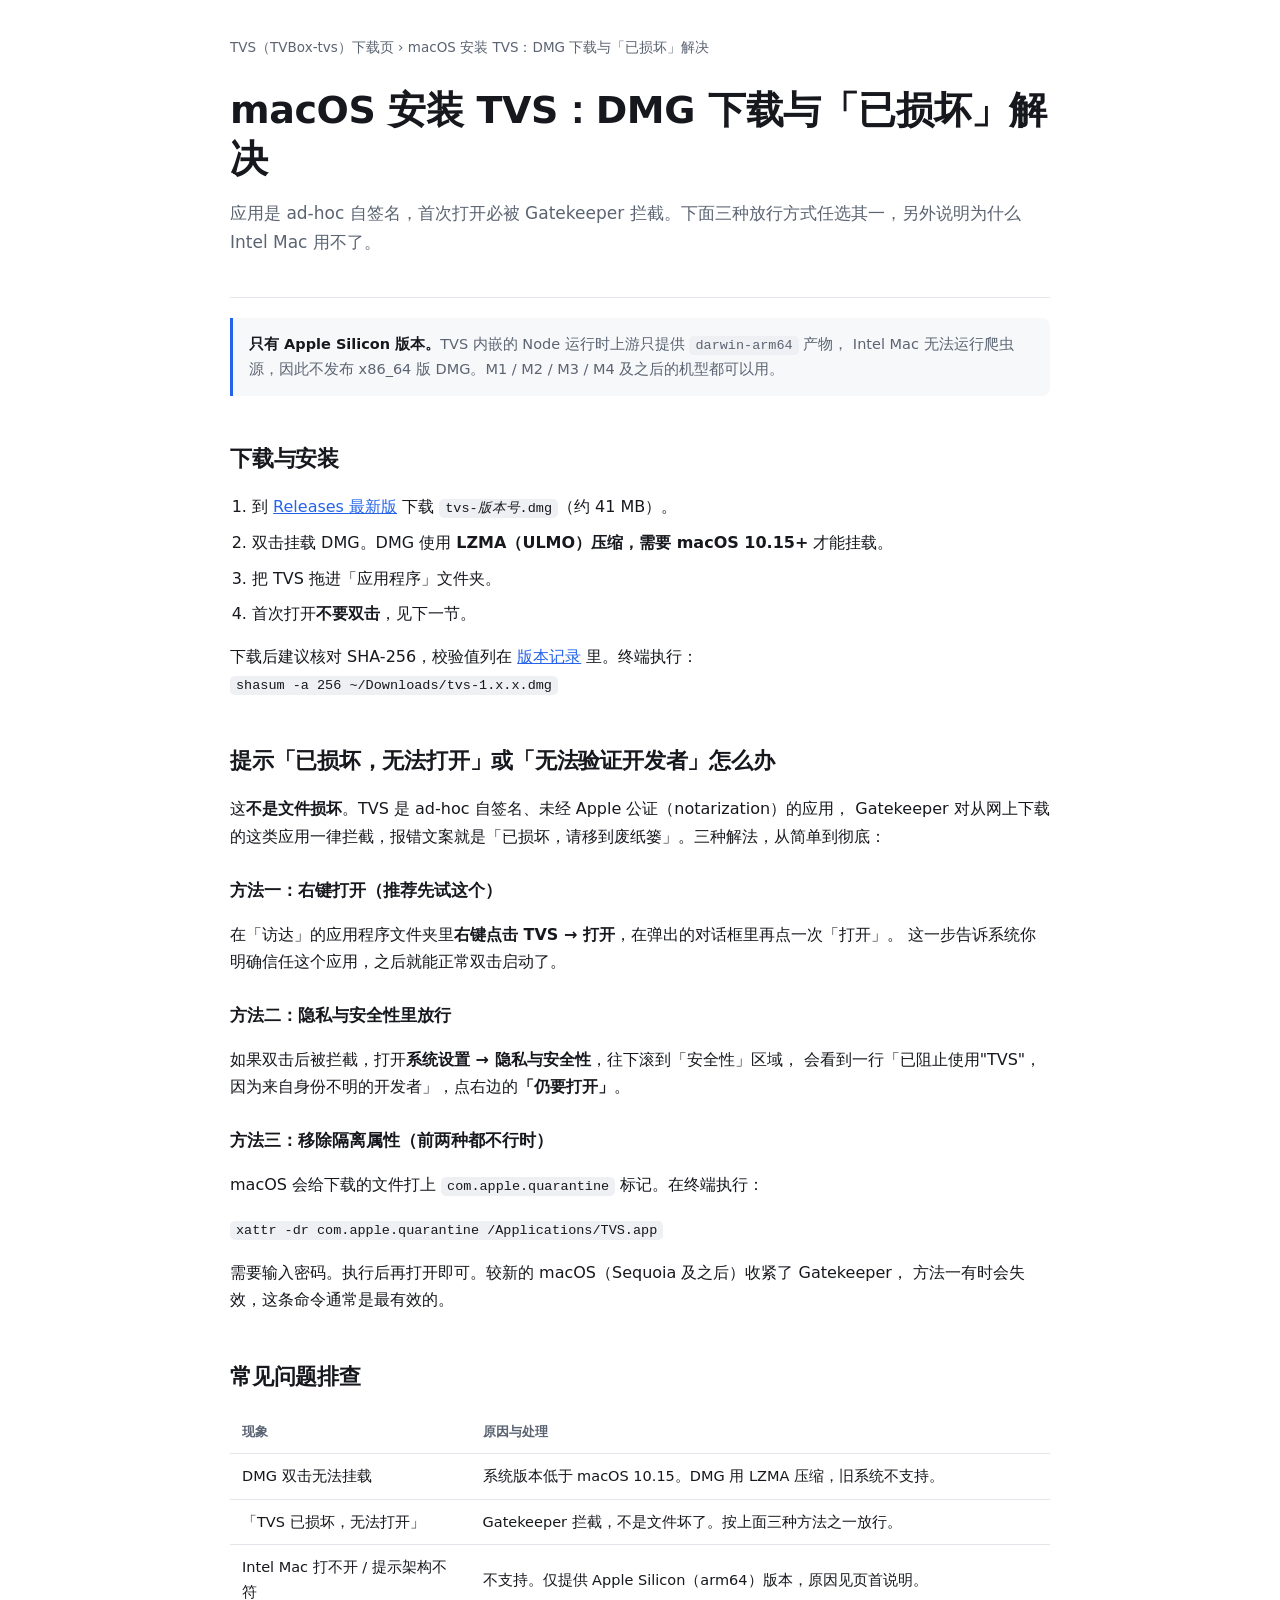
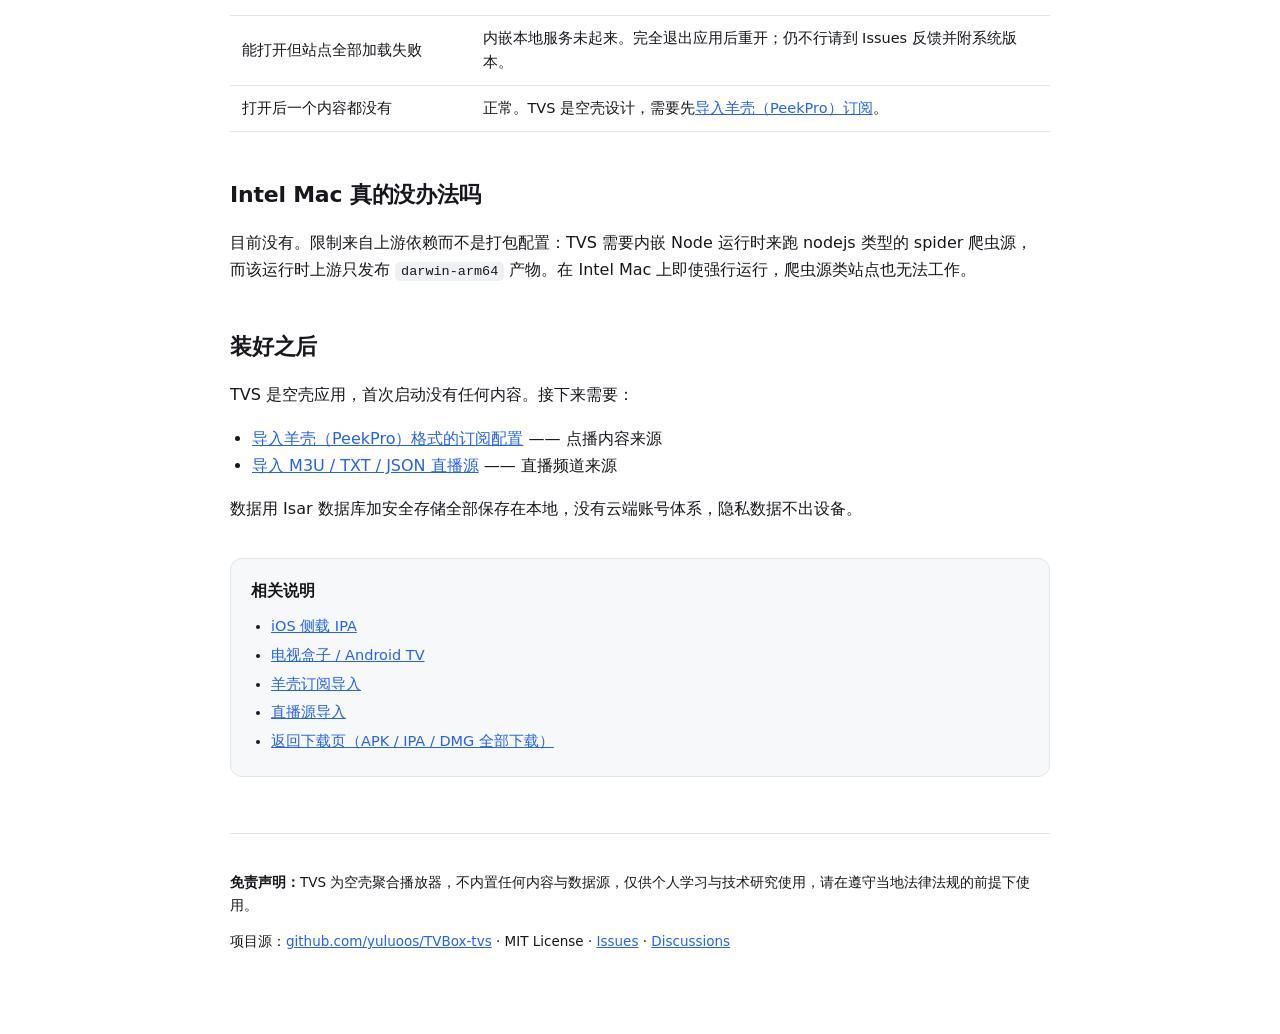
<file: docs/macos.html>
<!DOCTYPE html>
<html lang="zh-CN">
<head>
<meta charset="utf-8">
<meta name="viewport" content="width=device-width, initial-scale=1">
<title>macOS 安装 TVS DMG：「已损坏」怎么解决、为什么只有 Apple Silicon 版</title>
<meta name="description" content="TVS（TVBox-tvs）macOS 版为 ad-hoc 自签名 DMG，首次打开会被 Gatekeeper 拦截并提示「已损坏」。本文给出右键打开、隐私与安全性放行、xattr 移除隔离属性三种解法，并说明为什么只提供 Apple Silicon（arm64）版本。">
<meta name="keywords" content="TVBox macOS,TVS DMG,macOS 已损坏,Gatekeeper 拦截,xattr quarantine,身份不明的开发者,Apple Silicon,arm64 播放器,mac 聚合播放器,TVBox-tvs">
<link rel="canonical" href="https://yuluoos.github.io/TVBox-tvs/macos.html">
<meta property="og:type" content="article">
<meta property="og:title" content="macOS 安装 TVS：DMG 下载与「已损坏」解决｜TVS（TVBox-tvs）">
<meta property="og:description" content="TVS（TVBox-tvs）macOS 版为 ad-hoc 自签名 DMG，首次打开会被 Gatekeeper 拦截并提示「已损坏」。本文给出右键打开、隐私与安全性放行、xattr 移除隔离属性三种解法，并说明为什么只提供 Apple Silicon（arm64）版本。">
<meta property="og:url" content="https://yuluoos.github.io/TVBox-tvs/macos.html">
<meta name="twitter:card" content="summary">
<link rel="stylesheet" href="style.css">
</head>
<body>
<div class="wrap">

<p class="crumb"><a href="./">TVS（TVBox-tvs）下载页</a> › macOS 安装 TVS：DMG 下载与「已损坏」解决</p>

<header style="padding:14px 0 32px">
  <h1>macOS 安装 TVS：DMG 下载与「已损坏」解决</h1>
  <p class="lead">应用是 ad-hoc 自签名，首次打开必被 Gatekeeper 拦截。下面三种放行方式任选其一，另外说明为什么 Intel Mac 用不了。</p>
</header>

<div class="note">
  <strong>只有 Apple Silicon 版本。</strong>TVS 内嵌的 Node 运行时上游只提供 <code>darwin-arm64</code> 产物，
  Intel Mac 无法运行爬虫源，因此不发布 x86_64 版 DMG。M1 / M2 / M3 / M4 及之后的机型都可以用。
</div>

<h2 id="download">下载与安装</h2>
<ol class="steps">
  <li>到 <a href="https://github.com/yuluoos/TVBox-tvs/releases/latest">Releases 最新版</a> 下载 <code>tvs-<i>版本号</i>.dmg</code>（约 41 MB）。</li>
  <li>双击挂载 DMG。DMG 使用 <strong>LZMA（ULMO）压缩，需要 macOS 10.15+</strong> 才能挂载。</li>
  <li>把 TVS 拖进「应用程序」文件夹。</li>
  <li>首次打开<strong>不要双击</strong>，见下一节。</li>
</ol>
<p>下载后建议核对 SHA-256，校验值列在 <a href="https://github.com/yuluoos/TVBox-tvs#版本记录">版本记录</a> 里。终端执行：<br>
<code>shasum -a 256 ~/Downloads/tvs-1.x.x.dmg</code></p>

<h2>提示「已损坏，无法打开」或「无法验证开发者」怎么办</h2>
<p>这<strong>不是文件损坏</strong>。TVS 是 ad-hoc 自签名、未经 Apple 公证（notarization）的应用，
Gatekeeper 对从网上下载的这类应用一律拦截，报错文案就是「已损坏，请移到废纸篓」。三种解法，从简单到彻底：</p>

<h3>方法一：右键打开（推荐先试这个）</h3>
<p>在「访达」的应用程序文件夹里<strong>右键点击 TVS → 打开</strong>，在弹出的对话框里再点一次「打开」。
这一步告诉系统你明确信任这个应用，之后就能正常双击启动了。</p>

<h3>方法二：隐私与安全性里放行</h3>
<p>如果双击后被拦截，打开<strong>系统设置 → 隐私与安全性</strong>，往下滚到「安全性」区域，
会看到一行「已阻止使用"TVS"，因为来自身份不明的开发者」，点右边的<strong>「仍要打开」</strong>。</p>

<h3>方法三：移除隔离属性（前两种都不行时）</h3>
<p>macOS 会给下载的文件打上 <code>com.apple.quarantine</code> 标记。在终端执行：</p>
<p><code>xattr -dr com.apple.quarantine /Applications/TVS.app</code></p>
<p>需要输入密码。执行后再打开即可。较新的 macOS（Sequoia 及之后）收紧了 Gatekeeper，
方法一有时会失效，这条命令通常是最有效的。</p>

<h2>常见问题排查</h2>
<div class="tablewrap">
<table>
<thead><tr><th>现象</th><th>原因与处理</th></tr></thead>
<tbody>
<tr><td>DMG 双击无法挂载</td><td>系统版本低于 macOS 10.15。DMG 用 LZMA 压缩，旧系统不支持。</td></tr>
<tr><td>「TVS 已损坏，无法打开」</td><td>Gatekeeper 拦截，不是文件坏了。按上面三种方法之一放行。</td></tr>
<tr><td>Intel Mac 打不开 / 提示架构不符</td><td>不支持。仅提供 Apple Silicon（arm64）版本，原因见页首说明。</td></tr>
<tr><td>能打开但站点全部加载失败</td><td>内嵌本地服务未起来。完全退出应用后重开；仍不行请到 Issues 反馈并附系统版本。</td></tr>
<tr><td>打开后一个内容都没有</td><td>正常。TVS 是空壳设计，需要先<a href="peekpili.html">导入羊壳（PeekPro）订阅</a>。</td></tr>
</tbody>
</table>
</div>

<h2>Intel Mac 真的没办法吗</h2>
<p>目前没有。限制来自上游依赖而不是打包配置：TVS 需要内嵌 Node 运行时来跑 nodejs 类型的 spider 爬虫源，
而该运行时上游只发布 <code>darwin-arm64</code> 产物。在 Intel Mac 上即使强行运行，爬虫源类站点也无法工作。</p>

<h2>装好之后</h2>
<p>TVS 是空壳应用，首次启动没有任何内容。接下来需要：</p>
<ul>
  <li><a href="peekpili.html">导入羊壳（PeekPro）格式的订阅配置</a> —— 点播内容来源</li>
  <li><a href="live.html">导入 M3U / TXT / JSON 直播源</a> —— 直播频道来源</li>
</ul>
<p>数据用 Isar 数据库加安全存储全部保存在本地，没有云端账号体系，隐私数据不出设备。</p>

<div class="related">
  <h2>相关说明</h2>
  <ul>
    <li><a href="ios-ipa.html">iOS 侧载 IPA</a></li>
    <li><a href="android-tv.html">电视盒子 / Android TV</a></li>
    <li><a href="peekpili.html">羊壳订阅导入</a></li>
    <li><a href="live.html">直播源导入</a></li>
    <li><a href="./">返回下载页（APK / IPA / DMG 全部下载）</a></li>
  </ul>
</div>

<footer>
  <p><strong>免责声明：</strong>TVS 为空壳聚合播放器，不内置任何内容与数据源，仅供个人学习与技术研究使用，请在遵守当地法律法规的前提下使用。</p>
  <p>项目源：<a href="https://github.com/yuluoos/TVBox-tvs">github.com/yuluoos/TVBox-tvs</a> · MIT License · <a href="https://github.com/yuluoos/TVBox-tvs/issues">Issues</a> · <a href="https://github.com/yuluoos/TVBox-tvs/discussions">Discussions</a></p>
</footer>

</div>

<script type="application/ld+json">
{
  "@context": "https://schema.org",
  "@type": "BreadcrumbList",
  "itemListElement": [
    {
      "@type": "ListItem",
      "position": 1,
      "name": "TVS 下载页",
      "item": "https://yuluoos.github.io/TVBox-tvs/"
    },
    {
      "@type": "ListItem",
      "position": 2,
      "name": "macOS 安装 TVS：DMG 下载与「已损坏」解决",
      "item": "https://yuluoos.github.io/TVBox-tvs/macos.html"
    }
  ]
}
</script>
<script type="application/ld+json">
{
  "@context": "https://schema.org",
  "@type": "FAQPage",
  "mainEntity": [
    {
      "@type": "Question",
      "name": "macOS 打开 TVS 提示「已损坏，无法打开」怎么办？",
      "acceptedAnswer": {
        "@type": "Answer",
        "text": "文件并没有损坏。TVS 是 ad-hoc 自签名、未经 Apple 公证的应用，Gatekeeper 会拦截并显示这个文案。解决办法有三种：在访达里右键点击应用选「打开」；到 系统设置 → 隐私与安全性 点「仍要打开」；或在终端执行 xattr -dr com.apple.quarantine /Applications/TVS.app 移除隔离属性。"
      }
    },
    {
      "@type": "Question",
      "name": "Intel Mac 能用 TVS 吗？",
      "acceptedAnswer": {
        "@type": "Answer",
        "text": "不能。TVS 需要内嵌 Node 运行时来运行 nodejs 类型的 spider 爬虫源，而该运行时上游只提供 darwin-arm64 产物，因此仅发布 Apple Silicon（arm64）版本。"
      }
    },
    {
      "@type": "Question",
      "name": "DMG 双击打不开、无法挂载是什么原因？",
      "acceptedAnswer": {
        "@type": "Answer",
        "text": "DMG 使用 LZMA（ULMO）压缩，需要 macOS 10.15 或更高版本才能挂载。系统版本过低会挂载失败。"
      }
    },
    {
      "@type": "Question",
      "name": "右键打开也没用，还是被拦截怎么办？",
      "acceptedAnswer": {
        "@type": "Answer",
        "text": "较新的 macOS 收紧了 Gatekeeper，右键打开有时会失效。此时在终端执行 xattr -dr com.apple.quarantine /Applications/TVS.app 并输入密码，移除下载文件的隔离标记后即可正常启动。"
      }
    },
    {
      "@type": "Question",
      "name": "怎么确认下载的 DMG 没被篡改？",
      "acceptedAnswer": {
        "@type": "Answer",
        "text": "每个版本的 SHA-256 校验值都列在仓库的版本记录里。在终端执行 shasum -a 256 加上 DMG 路径，把输出和版本记录中的值对比即可。"
      }
    },
    {
      "@type": "Question",
      "name": "我的数据会上传到云端吗？",
      "acceptedAnswer": {
        "@type": "Answer",
        "text": "不会。TVS 使用 Isar 数据库加安全存储，所有数据全部保存在本地设备，没有云端账号体系。"
      }
    }
  ]
}
</script>
</body>
</html>
</file>
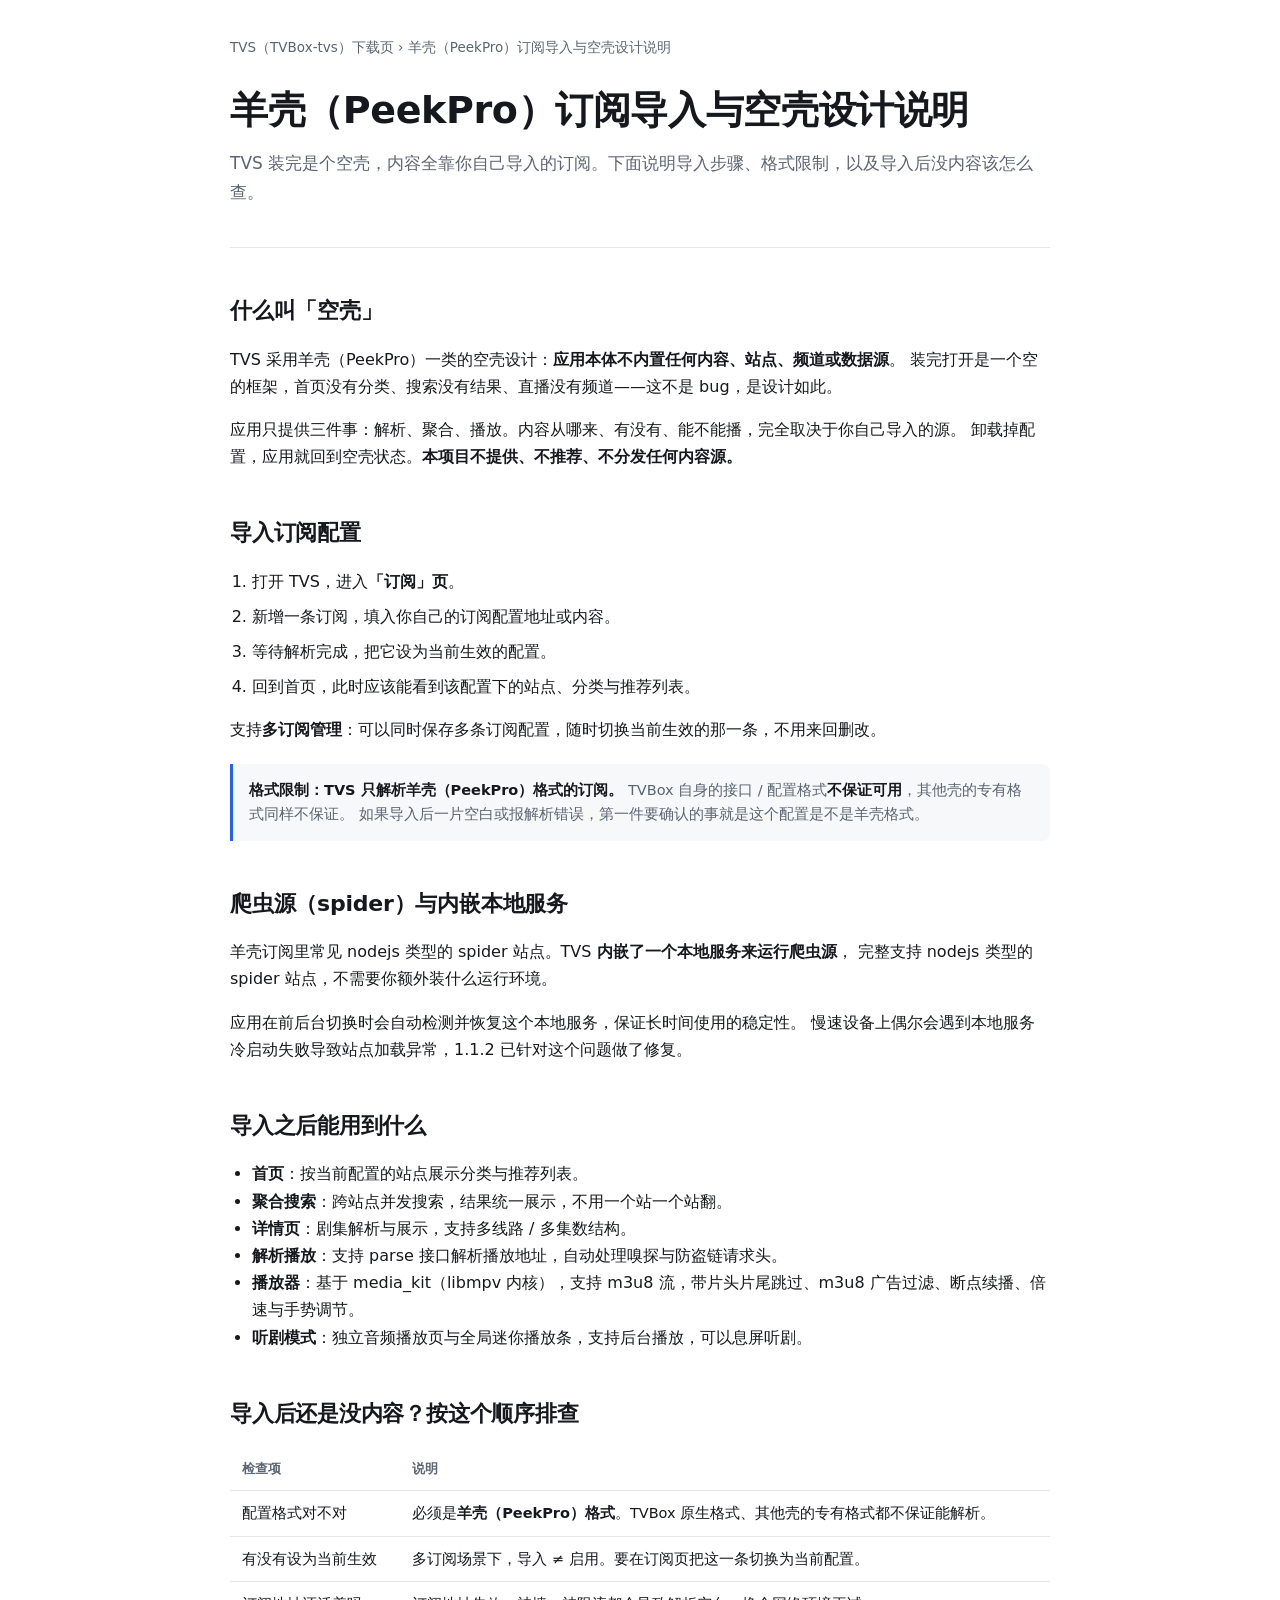
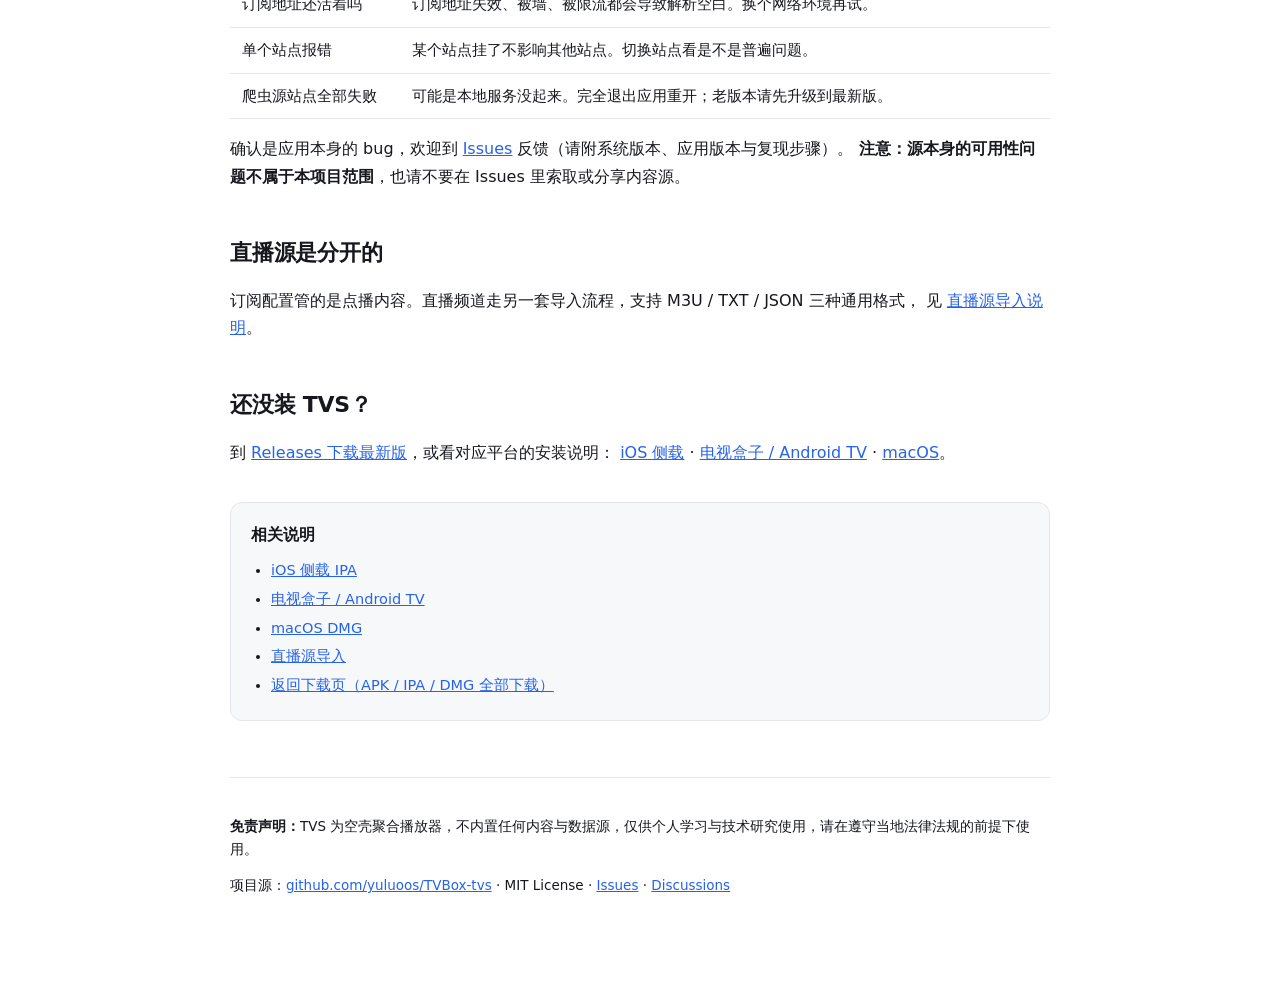
<file: docs/peekpili.html>
<!DOCTYPE html>
<html lang="zh-CN">
<head>
<meta charset="utf-8">
<meta name="viewport" content="width=device-width, initial-scale=1">
<title>羊壳（PeekPro）订阅怎么导入 TVS？空壳播放器配置说明</title>
<meta name="description" content="TVS（TVBox-tvs）是空壳聚合播放器，安装后需自行导入羊壳（PeekPro）格式的订阅配置才有内容。本文说明订阅导入步骤、多订阅切换、nodejs spider 爬虫源与内嵌本地服务，以及导入后仍无内容时的排查顺序。为什么不支持 TVBox 原生接口格式。">
<meta name="keywords" content="羊壳,PeekPro,羊壳订阅,空壳播放器,聚合播放器,订阅配置导入,nodejs spider,爬虫源,TVBox 接口,多订阅管理,聚合搜索,TVBox-tvs">
<link rel="canonical" href="https://yuluoos.github.io/TVBox-tvs/peekpili.html">
<meta property="og:type" content="article">
<meta property="og:title" content="羊壳（PeekPro）订阅导入与空壳设计说明｜TVS（TVBox-tvs）">
<meta property="og:description" content="TVS（TVBox-tvs）是空壳聚合播放器，安装后需自行导入羊壳（PeekPro）格式的订阅配置才有内容。本文说明订阅导入步骤、多订阅切换、nodejs spider 爬虫源与内嵌本地服务，以及导入后仍无内容时的排查顺序。为什么不支持 TVBox 原生接口格式。">
<meta property="og:url" content="https://yuluoos.github.io/TVBox-tvs/peekpili.html">
<meta name="twitter:card" content="summary">
<link rel="stylesheet" href="style.css">
</head>
<body>
<div class="wrap">

<p class="crumb"><a href="./">TVS（TVBox-tvs）下载页</a> › 羊壳（PeekPro）订阅导入与空壳设计说明</p>

<header style="padding:14px 0 32px">
  <h1>羊壳（PeekPro）订阅导入与空壳设计说明</h1>
  <p class="lead">TVS 装完是个空壳，内容全靠你自己导入的订阅。下面说明导入步骤、格式限制，以及导入后没内容该怎么查。</p>
</header>

<h2>什么叫「空壳」</h2>
<p>TVS 采用羊壳（PeekPro）一类的空壳设计：<strong>应用本体不内置任何内容、站点、频道或数据源</strong>。
装完打开是一个空的框架，首页没有分类、搜索没有结果、直播没有频道——这不是 bug，是设计如此。</p>
<p>应用只提供三件事：解析、聚合、播放。内容从哪来、有没有、能不能播，完全取决于你自己导入的源。
卸载掉配置，应用就回到空壳状态。<strong>本项目不提供、不推荐、不分发任何内容源。</strong></p>

<h2 id="import">导入订阅配置</h2>
<ol class="steps">
  <li>打开 TVS，进入<strong>「订阅」页</strong>。</li>
  <li>新增一条订阅，填入你自己的订阅配置地址或内容。</li>
  <li>等待解析完成，把它设为当前生效的配置。</li>
  <li>回到首页，此时应该能看到该配置下的站点、分类与推荐列表。</li>
</ol>
<p>支持<strong>多订阅管理</strong>：可以同时保存多条订阅配置，随时切换当前生效的那一条，不用来回删改。</p>

<div class="note">
  <strong>格式限制：TVS 只解析羊壳（PeekPro）格式的订阅。</strong>
  TVBox 自身的接口 / 配置格式<strong>不保证可用</strong>，其他壳的专有格式同样不保证。
  如果导入后一片空白或报解析错误，第一件要确认的事就是这个配置是不是羊壳格式。
</div>

<h2>爬虫源（spider）与内嵌本地服务</h2>
<p>羊壳订阅里常见 nodejs 类型的 spider 站点。TVS <strong>内嵌了一个本地服务来运行爬虫源</strong>，
完整支持 nodejs 类型的 spider 站点，不需要你额外装什么运行环境。</p>
<p>应用在前后台切换时会自动检测并恢复这个本地服务，保证长时间使用的稳定性。
慢速设备上偶尔会遇到本地服务冷启动失败导致站点加载异常，1.1.2 已针对这个问题做了修复。</p>

<h2>导入之后能用到什么</h2>
<ul>
  <li><strong>首页</strong>：按当前配置的站点展示分类与推荐列表。</li>
  <li><strong>聚合搜索</strong>：跨站点并发搜索，结果统一展示，不用一个站一个站翻。</li>
  <li><strong>详情页</strong>：剧集解析与展示，支持多线路 / 多集数结构。</li>
  <li><strong>解析播放</strong>：支持 parse 接口解析播放地址，自动处理嗅探与防盗链请求头。</li>
  <li><strong>播放器</strong>：基于 media_kit（libmpv 内核），支持 m3u8 流，带片头片尾跳过、m3u8 广告过滤、断点续播、倍速与手势调节。</li>
  <li><strong>听剧模式</strong>：独立音频播放页与全局迷你播放条，支持后台播放，可以息屏听剧。</li>
</ul>

<h2>导入后还是没内容？按这个顺序排查</h2>
<div class="tablewrap">
<table>
<thead><tr><th>检查项</th><th>说明</th></tr></thead>
<tbody>
<tr><td>配置格式对不对</td><td>必须是<strong>羊壳（PeekPro）格式</strong>。TVBox 原生格式、其他壳的专有格式都不保证能解析。</td></tr>
<tr><td>有没有设为当前生效</td><td>多订阅场景下，导入 ≠ 启用。要在订阅页把这一条切换为当前配置。</td></tr>
<tr><td>订阅地址还活着吗</td><td>订阅地址失效、被墙、被限流都会导致解析空白。换个网络环境再试。</td></tr>
<tr><td>单个站点报错</td><td>某个站点挂了不影响其他站点。切换站点看是不是普遍问题。</td></tr>
<tr><td>爬虫源站点全部失败</td><td>可能是本地服务没起来。完全退出应用重开；老版本请先升级到最新版。</td></tr>
</tbody>
</table>
</div>
<p>确认是应用本身的 bug，欢迎到 <a href="https://github.com/yuluoos/TVBox-tvs/issues">Issues</a> 反馈（请附系统版本、应用版本与复现步骤）。
<strong>注意：源本身的可用性问题不属于本项目范围</strong>，也请不要在 Issues 里索取或分享内容源。</p>

<h2>直播源是分开的</h2>
<p>订阅配置管的是点播内容。直播频道走另一套导入流程，支持 M3U / TXT / JSON 三种通用格式，
见 <a href="live.html">直播源导入说明</a>。</p>

<h2>还没装 TVS？</h2>
<p>到 <a href="https://github.com/yuluoos/TVBox-tvs/releases/latest">Releases 下载最新版</a>，或看对应平台的安装说明：
<a href="ios-ipa.html">iOS 侧载</a> · <a href="android-tv.html">电视盒子 / Android TV</a> · <a href="macos.html">macOS</a>。</p>

<div class="related">
  <h2>相关说明</h2>
  <ul>
    <li><a href="ios-ipa.html">iOS 侧载 IPA</a></li>
    <li><a href="android-tv.html">电视盒子 / Android TV</a></li>
    <li><a href="macos.html">macOS DMG</a></li>
    <li><a href="live.html">直播源导入</a></li>
    <li><a href="./">返回下载页（APK / IPA / DMG 全部下载）</a></li>
  </ul>
</div>

<footer>
  <p><strong>免责声明：</strong>TVS 为空壳聚合播放器，不内置任何内容与数据源，仅供个人学习与技术研究使用，请在遵守当地法律法规的前提下使用。</p>
  <p>项目源：<a href="https://github.com/yuluoos/TVBox-tvs">github.com/yuluoos/TVBox-tvs</a> · MIT License · <a href="https://github.com/yuluoos/TVBox-tvs/issues">Issues</a> · <a href="https://github.com/yuluoos/TVBox-tvs/discussions">Discussions</a></p>
</footer>

</div>

<script type="application/ld+json">
{
  "@context": "https://schema.org",
  "@type": "BreadcrumbList",
  "itemListElement": [
    {
      "@type": "ListItem",
      "position": 1,
      "name": "TVS 下载页",
      "item": "https://yuluoos.github.io/TVBox-tvs/"
    },
    {
      "@type": "ListItem",
      "position": 2,
      "name": "羊壳（PeekPro）订阅导入与空壳设计说明",
      "item": "https://yuluoos.github.io/TVBox-tvs/peekpili.html"
    }
  ]
}
</script>
<script type="application/ld+json">
{
  "@context": "https://schema.org",
  "@type": "FAQPage",
  "mainEntity": [
    {
      "@type": "Question",
      "name": "TVS 安装后为什么什么内容都没有？",
      "acceptedAnswer": {
        "@type": "Answer",
        "text": "这是空壳设计，属于正常现象。应用本体不内置任何内容、站点、频道或数据源，首页、搜索结果、直播频道全部来自用户自行导入的源。需要先在「订阅」页导入羊壳（PeekPro）格式的订阅配置。"
      }
    },
    {
      "@type": "Question",
      "name": "TVS 支持 TVBox 的接口和配置吗？",
      "acceptedAnswer": {
        "@type": "Answer",
        "text": "不支持。TVS 只解析羊壳（PeekPro）格式的订阅，TVBox 自身的接口格式不保证可用，其他壳的专有格式同样不保证。直播源则支持通用的 M3U / TXT / JSON 三种格式。"
      }
    },
    {
      "@type": "Question",
      "name": "怎么在 TVS 里导入订阅配置？",
      "acceptedAnswer": {
        "@type": "Answer",
        "text": "打开应用进入「订阅」页，新增一条订阅并填入配置地址或内容，等待解析完成后把它设为当前生效的配置，然后回到首页即可看到该配置下的站点与分类。"
      }
    },
    {
      "@type": "Question",
      "name": "可以同时保存多个订阅吗？",
      "acceptedAnswer": {
        "@type": "Answer",
        "text": "可以。TVS 支持多订阅管理，能同时保存多条订阅配置并随时切换当前生效的那一条，不需要反复删改。"
      }
    },
    {
      "@type": "Question",
      "name": "TVS 支持 nodejs 类型的 spider 爬虫源吗？",
      "acceptedAnswer": {
        "@type": "Answer",
        "text": "支持。TVS 内嵌了本地服务来运行爬虫源，完整支持 nodejs 类型的 spider 站点，用户不需要额外安装运行环境。应用在前后台切换时会自动检测并恢复该本地服务。"
      }
    },
    {
      "@type": "Question",
      "name": "导入订阅后首页还是空的，怎么排查？",
      "acceptedAnswer": {
        "@type": "Answer",
        "text": "按顺序检查：配置是不是羊壳（PeekPro）格式；有没有在订阅页把它切换为当前生效配置；订阅地址是否还有效、网络能否访问；是不是只有个别站点挂了；爬虫源站点全部失败则可能是本地服务未启动，完全退出应用重开或升级到最新版。"
      }
    },
    {
      "@type": "Question",
      "name": "TVS 提供内容源吗？",
      "acceptedAnswer": {
        "@type": "Answer",
        "text": "不提供。本项目不提供、不推荐、不分发任何内容源，仅提供解析、聚合与播放能力，仅供个人学习与技术研究使用。"
      }
    }
  ]
}
</script>
</body>
</html>
</file>
<file: docs/style.css>
:root{
  --bg:#ffffff; --fg:#16181d; --muted:#5b6472; --line:#e3e6eb;
  --card:#f7f8fa; --accent:#2563eb; --accent-fg:#ffffff; --code:#eef0f4;
}
@media (prefers-color-scheme:dark){:root:not([data-theme="light"]){
  --bg:#0f1115; --fg:#e8eaed; --muted:#9aa3b2; --line:#262a33;
  --card:#171a21; --accent:#5b8cff; --accent-fg:#0f1115; --code:#1c2029;
}}
*{box-sizing:border-box}
body{margin:0;background:var(--bg);color:var(--fg);
  font:16px/1.7 -apple-system,BlinkMacSystemFont,"PingFang SC","Hiragino Sans GB","Microsoft YaHei",system-ui,sans-serif;
  -webkit-text-size-adjust:100%}
.wrap{max-width:860px;margin:0 auto;padding:0 20px 72px}
header{padding:56px 0 32px;border-bottom:1px solid var(--line)}
h1{font-size:clamp(26px,5vw,38px);line-height:1.3;margin:0 0 14px;letter-spacing:-.01em}
.sub{color:var(--muted);font-size:17px;margin:0 0 8px}
.en{color:var(--muted);font-size:14px;margin:0}
h2{font-size:22px;margin:44px 0 14px;letter-spacing:-.01em}
h3{font-size:17px;margin:26px 0 8px}
p,li{color:var(--fg)}
a{color:var(--accent)}
.badges{margin:20px 0 0;display:flex;gap:8px;flex-wrap:wrap}
.badges img{height:20px}
.grid{display:grid;gap:14px;grid-template-columns:repeat(auto-fit,minmax(240px,1fr));margin:18px 0}
.card{background:var(--card);border:1px solid var(--line);border-radius:12px;padding:18px}
.card h3{margin:0 0 6px;font-size:16px}
.card p{margin:0 0 14px;color:var(--muted);font-size:14px}
.btn{display:inline-block;background:var(--accent);color:var(--accent-fg);text-decoration:none;
  padding:9px 16px;border-radius:8px;font-size:14px;font-weight:600}
.btn.alt{background:transparent;color:var(--accent);border:1px solid var(--accent);margin-left:8px}
.alts{margin-top:10px;font-size:13px;color:var(--muted)}
.alts a{margin-right:12px}
.tg-panel{display:flex;align-items:center;justify-content:space-between;gap:28px;
  background:var(--card);border:1px solid var(--line);border-radius:12px;padding:22px}
.tg-copy{flex:1;min-width:0}
.tg-copy h3{margin:0 0 8px;font-size:18px}
.tg-copy p{margin:0;color:var(--muted)}
.tg-qr{display:block;width:220px;height:220px;max-width:100%;border-radius:12px;background:#fff}
.note{background:var(--card);border-left:3px solid var(--accent);border-radius:0 8px 8px 0;
  padding:14px 16px;margin:20px 0;font-size:14.5px;color:var(--muted)}
.note strong{color:var(--fg)}
ul{padding-left:22px}
code{background:var(--code);padding:2px 6px;border-radius:5px;font-size:13.5px;
  font-family:ui-monospace,SFMono-Regular,Menlo,monospace}
.tablewrap{overflow-x:auto;margin:16px 0}
table{border-collapse:collapse;width:100%;font-size:14.5px;min-width:520px}
th,td{text-align:left;padding:10px 12px;border-bottom:1px solid var(--line)}
th{color:var(--muted);font-weight:600;font-size:13px}
footer{margin-top:56px;padding-top:24px;border-top:1px solid var(--line);
  color:var(--muted);font-size:13.5px}
.kw{color:var(--muted);font-size:13px;line-height:1.9}
.crumb{font-size:13.5px;color:var(--muted);padding:22px 0 0}
.crumb a{color:var(--muted);text-decoration:none}
.crumb a:hover{color:var(--accent);text-decoration:underline}
.lead{font-size:17px;color:var(--muted);margin:0 0 8px}
.related{background:var(--card);border:1px solid var(--line);border-radius:12px;padding:18px 20px;margin:36px 0 0}
.related h2{margin:0 0 10px;font-size:16px}
.related ul{margin:0;padding-left:20px}
.related li{font-size:14.5px;margin:4px 0}
.steps{padding-left:22px}
.steps li{margin:8px 0}
@media (max-width:640px){
  .tg-panel{flex-direction:column;align-items:stretch;gap:18px}
  .tg-qr{align-self:center;width:min(260px,100%);height:auto}
}
</file>
